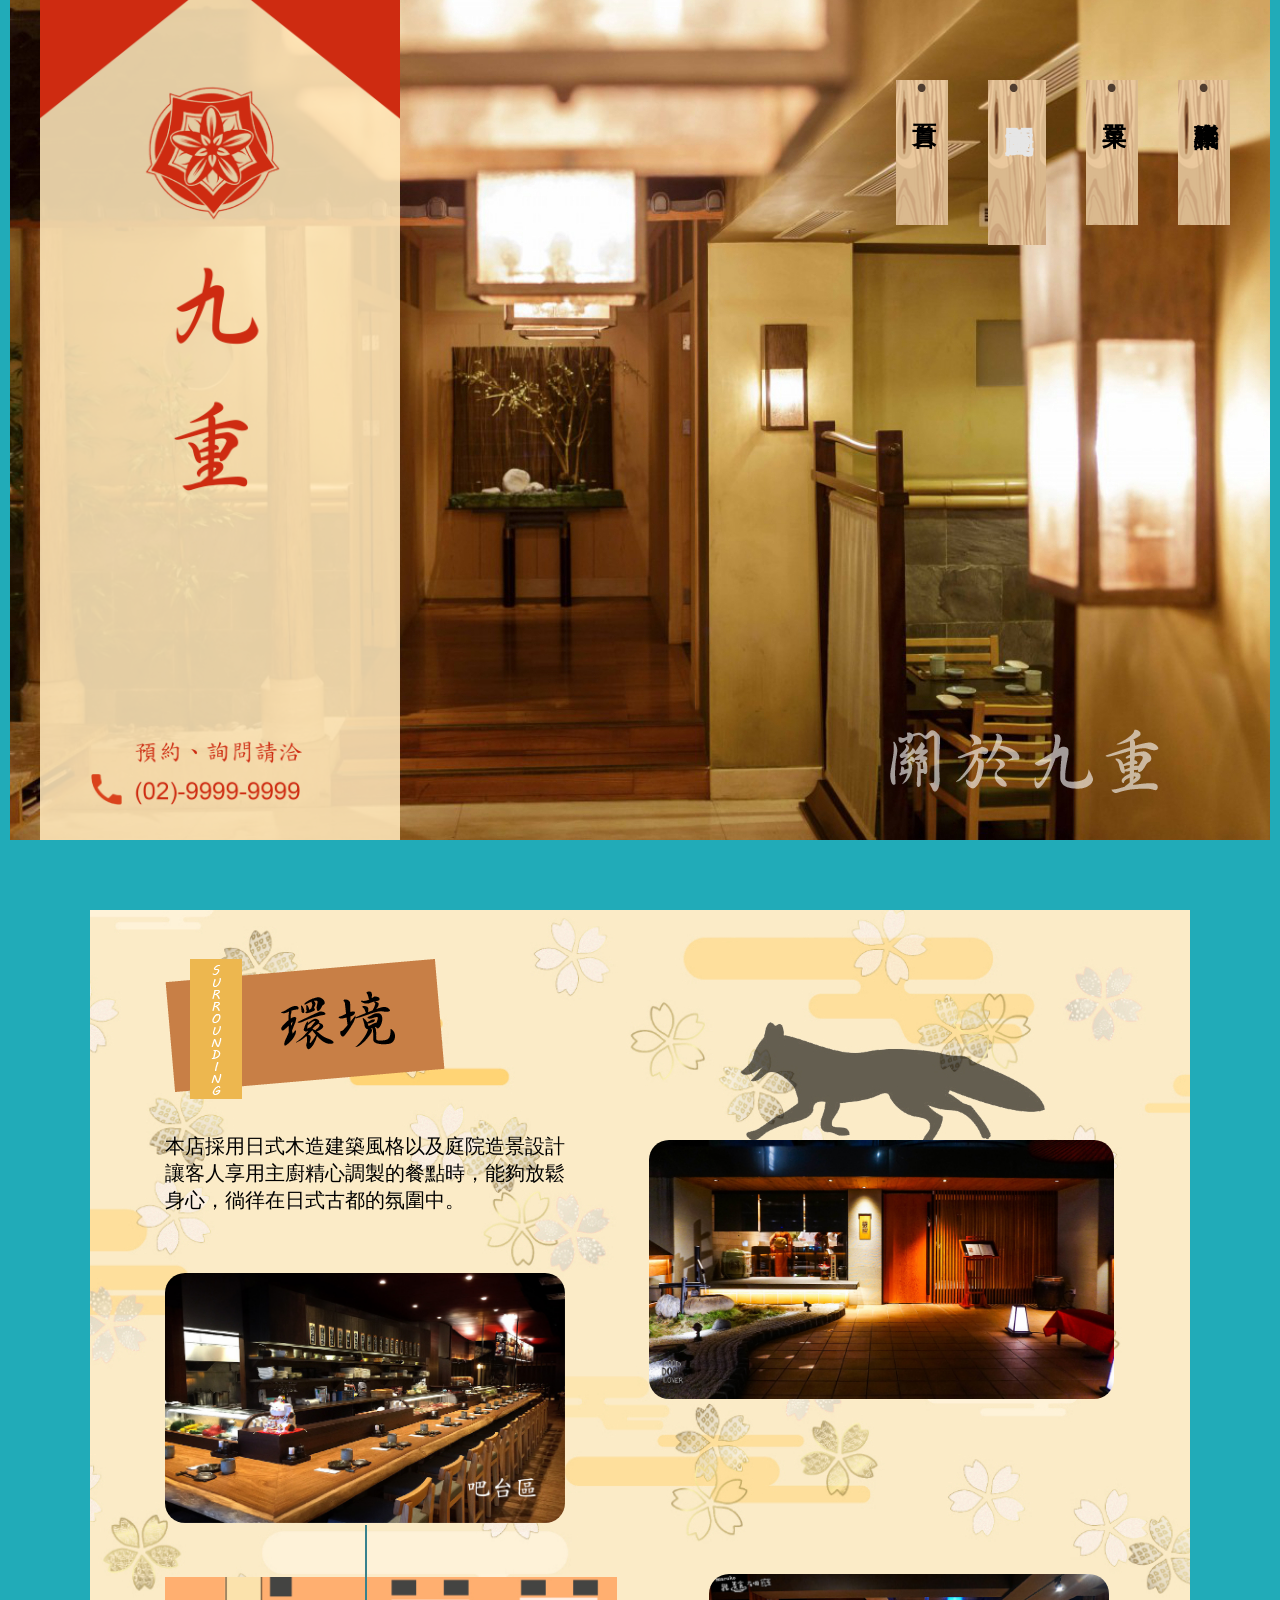
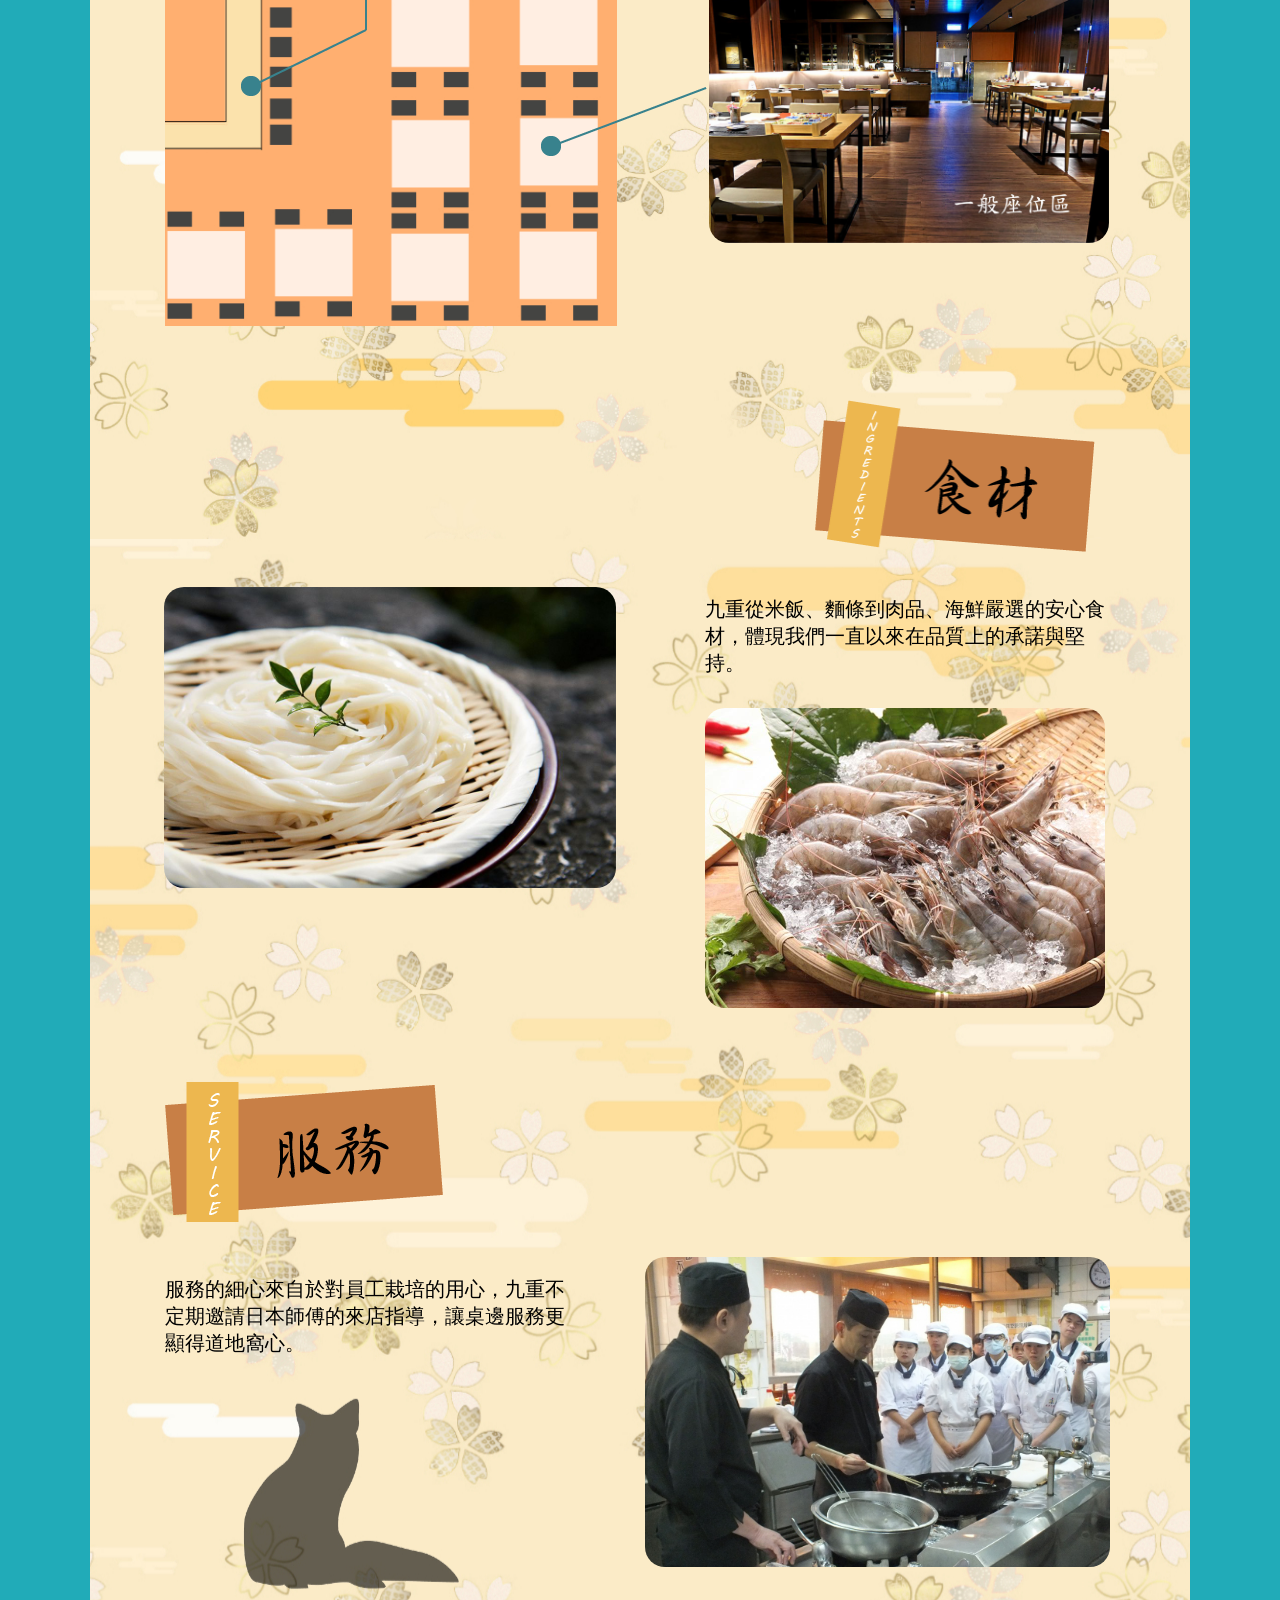
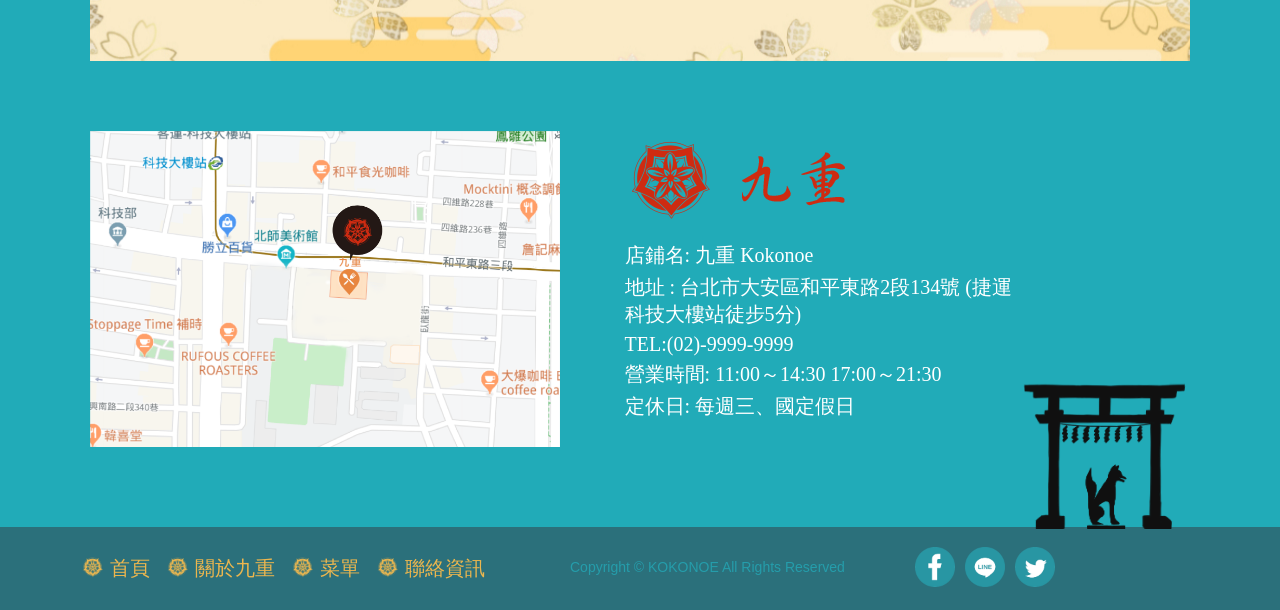
<file: about.html>
<!DOCTYPE html>
<html lang="en">
<head>
  <meta charset="UTF-8">
  <title>關於九重</title>
  <script src="https://code.jquery.com/jquery-3.4.1.min.js"></script>
  <script src="js/script.js"></script>
  <link rel="stylesheet" href="css/about.css">
  <link rel="stylesheet" href="css/same.css">
</head>
<body>
    <header>
      <div class="belt"></div>
      
    
      <div class="nav">
        <ul class="t-ul">
            <li class="t-li">
                <a href="index.html">
                  <p class="vertical">首頁</p>
                </a>
              </li>
            <li class="t-li active">
                <a href="about.html">
                  <p class="vertical">關於九重</p>
                </a>
              </li>
            <li class="t-li">
              <a href="menu-ramen.html">
                <p class="vertical">菜單</p>
              </a>
            </li>
            
            <li class="t-li">
              <a href="contact.html">
                <p class="vertical">聯絡資訊</p>
              </a>
            </li>
          </ul>
    </div>  
    
    </header>
    <main>
      <div class="section-1">
        <img src="img/wood7.png" alt="" class="s1-topic">
        <img src="img/餐廳外部.jpg" alt="" class="s1-img1">
        <p class="s1-p">本店採用日式木造建築風格以及庭院造景設計讓客人享用主廚精心調製的餐點時，能夠放鬆身心，徜徉在日式古都的氛圍中。       </p>
        <img src="img/餐廳內部.jpg" alt="" class="s1-img2">
        <img src="img/餐廳內部2.jpg" alt="" class="s1-img3">
        <img src="img/店內配置.jpg" alt="" class="s1-img4">
        <img src="img/point.png" alt="" class="point1">
        <img src="img/point2.png" alt="" class="point2">
      </div>
      <div class="section-2">
        <img src="img/wood8.png" alt="" class="s2-topic">
        <p class="s2-p">九重從米飯、麵條到肉品、海鮮嚴選的安心食材，體現我們一直以來在品質上的承諾與堅持。</p>
        <img src="img/食材1.jpg" alt="" class="s2-img1">
        <img src="img/食材2.jpg" alt="" class="s2-img2">

      </div>
      <div class="section-3">
        <img src="img/wood9.png" alt="" class="s3--topic">
        <p class="s3-p">服務的細心來自於對員工栽培的用心，九重不定期邀請日本師傅的來店指導，讓桌邊服務更顯得道地窩心。</p>
        <img src="img/指導.jpg" alt="" class="s3-img">
      </div>
    </main>
    <div class="b-container">
        <img src="img/map.png" alt="map" class="map">
      
        <div class="info">
            <img src="img/logo.png" alt="logo">
            <p> 店鋪名: 九重 Kokonoe </p>
            <p>地址 : 台北市大安區和平東路2段134號 (捷運科技大樓站徒步5分)</p>
            <p>TEL:(02)-9999-9999</p>
            <p>營業時間: 11:00～14:30  17:00～21:30 </p>
            <p>定休日: 每週三、國定假日</p>
        </div>
        <img src="img/torii.png" alt="torii" class="torii">
      </div>    
    <footer class="footer">
      <div class="footerbox">
          <ul class="b-ul">
              <div class="b-li-block">
                <li class="b-li">
                  <img src="img/logo_yellow.png" alt="" >
                    <a href="index.html">
                      <p >首頁</p>
                    </a>
                  </li></div>
                
                  <div class="b-li-block">
                      <li class="b-li">
                          <img src="img/logo_yellow.png" alt="" >
                          <a href="about.html">
                            <p >關於九重</p>
                          </a>
                        </li>
                  </div>
                  <div class="b-li-block">
                      <li class="b-li">
                          <img src="img/logo_yellow.png" alt="" >
                        <a href="menu-ramen.html">
                          <p >菜單</p>
                        </a>
                      </li>
                  </div>
                  <div class="b-li-block">
                      <li class="b-li">
                          <img src="img/logo_yellow.png" alt="" >
                          <a href="contact.html">
                            <p >聯絡資訊</p>
                          </a>
                        </li>
                  </div>
                  
              </ul>
          
            <p class="copyright">Copyright © KOKONOE All Rights Reserved</p>
            <div class="icon_section">
                <div class="icon-fb">
                    <img src="img/fb-1.png" alt="fb" class="fb1">
                    <img src="img/fb-2.png" alt="fb" class="fb2">
                </div>
                <div class="icon-line">
                    <img src="img/line-1.png" alt="line" class="line1">
                    <img src="img/line-2.png" alt="line" class="line2">
                </div> 
                <div class="icon-twitter">
                    <img src="img/twitter-1.png" alt="twitter" class="twitter1">
                    <img src="img/twitter-2.png" alt="twitter" class="twitter2">
                </div>
      </div>
        
              
      </footer>

   
</body>
</html>
</file>
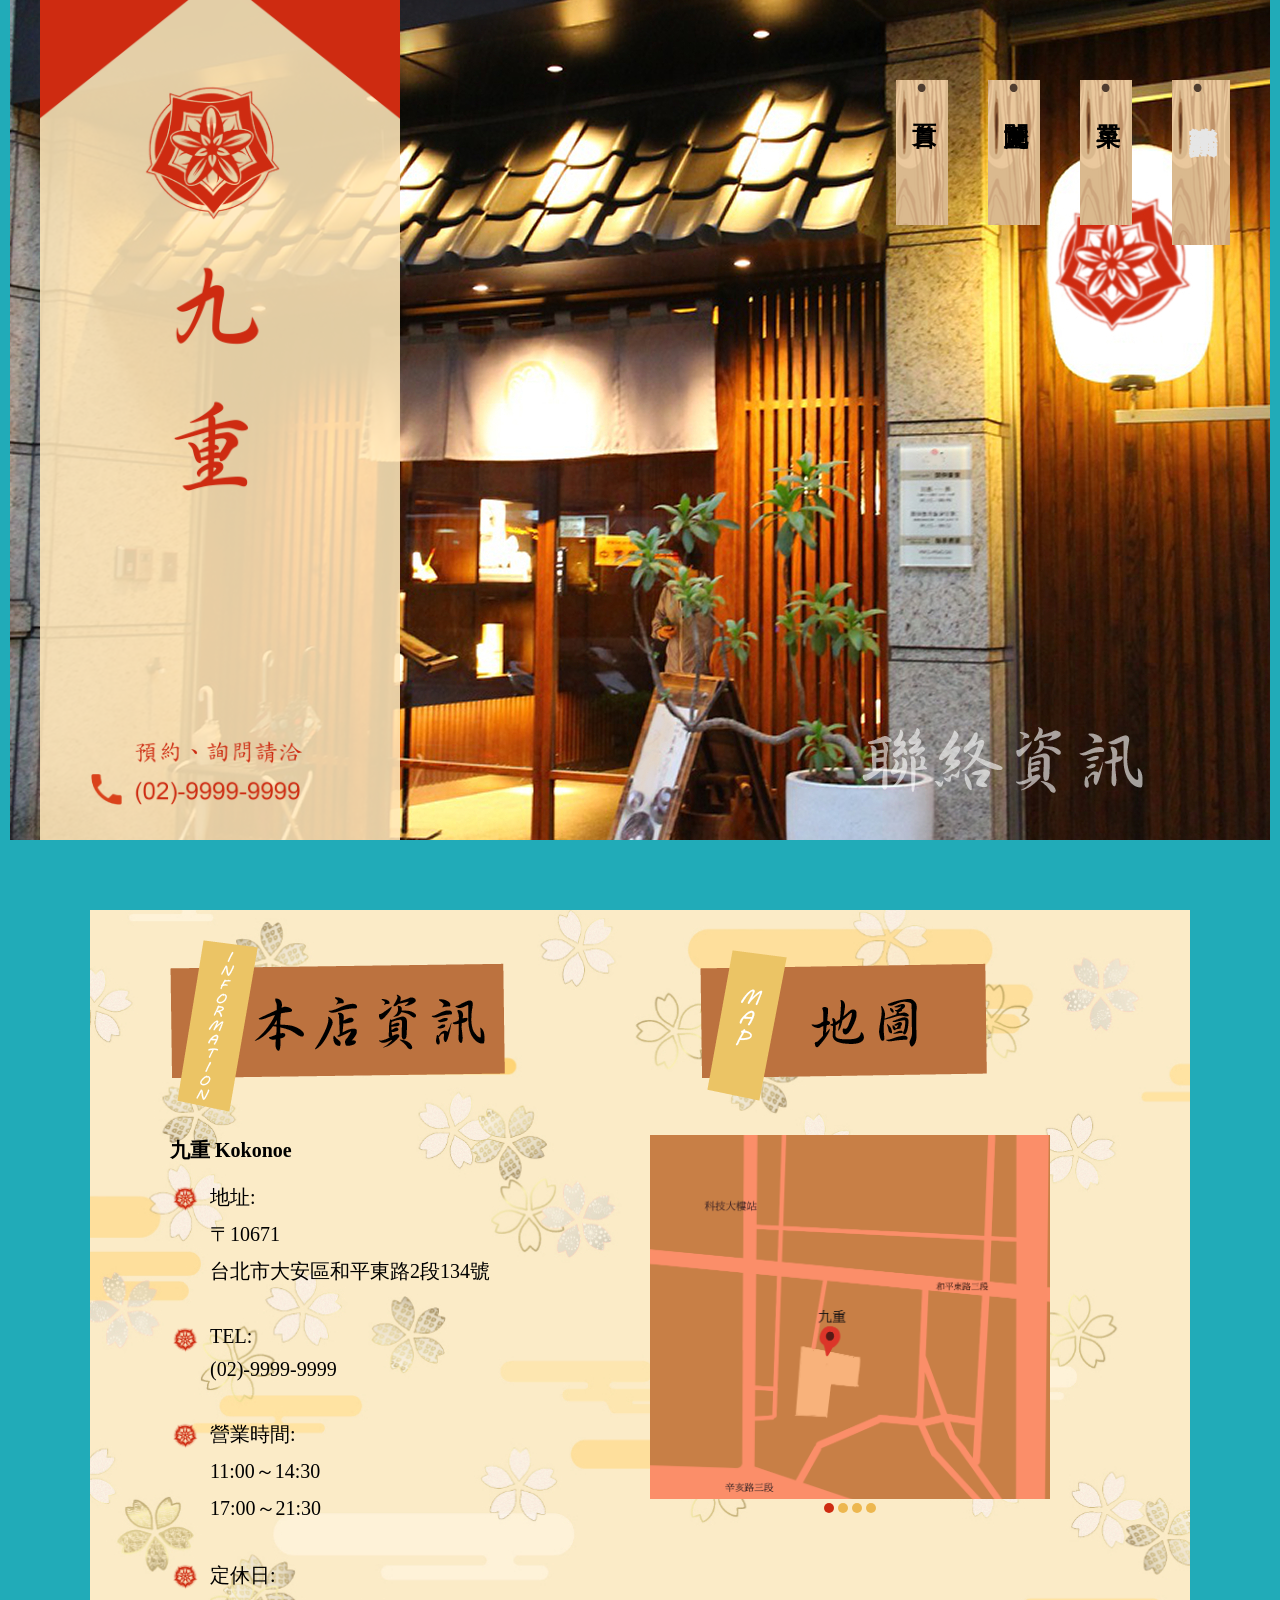
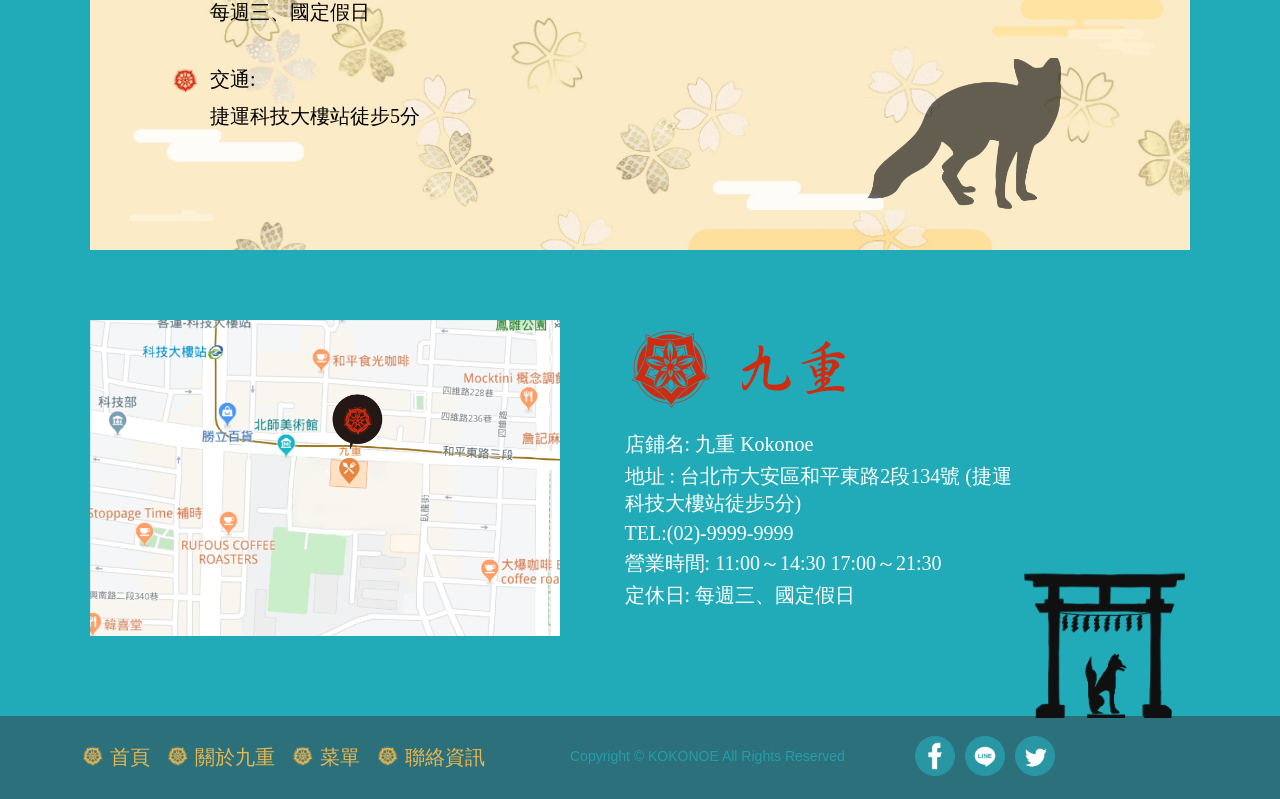
<file: contact.html>
<!DOCTYPE html>
<html lang="en">
<head>
  <meta charset="UTF-8">
  <title>聯絡資訊</title>
  <script src="https://code.jquery.com/jquery-3.4.1.min.js"></script>
  <script src="js/script.js"></script>
  <link rel="stylesheet" href="css/contact.css">
  <link rel="stylesheet" href="css/same.css">
</head>
<body>
  

  <header>
    <div class="belt"></div>
    
  
    <div class="nav">
      <ul class="t-ul">
          <li class="t-li">
              <a href="index.html">
                <p class="vertical">首頁</p>
              </a>
            </li>
          <li class="t-li">
              <a href="about.html">
                <p class="vertical">關於九重</p>
              </a>
            </li>
          <li class="t-li">
            <a href="menu-ramen.html">
              <p class="vertical">菜單</p>
            </a>
          </li>
          
          <li class="t-li active">
            <a href="contact.html">
              <p class="vertical">聯絡資訊</p>
            </a>
          </li>
        </ul>
    </div>  
  </header>
  <main>
    <div class="store_info">
      <img src="img/wood10.png" alt="">
      <p class="store_name">九重 Kokonoe </p>
      <div class="item">
        <div class="topic"> 
          <img src="img/logo_red.png" alt="">
          <p>地址:</p>
        </div>
        <p>〒10671</p>
        <p>台北市大安區和平東路2段134號 </p>
      </div>
      <div class="item">
          <div class="topic"> 
            <img src="img/logo_red.png" alt="">
            <p>TEL:</p>
          </div>
          <p>(02)-9999-9999</p>
      </div>
      <div class="item">
          
          <div class="topic"> 
            <img src="img/logo_red.png" alt="">
            <p>營業時間:</p>
          </div>
          <p>11:00～14:30</p>
          <p>17:00～21:30</p>
      </div>
      <div class="item">
         
            <div class="topic"> 
              <img src="img/logo_red.png" alt="">
              <p>定休日:</p>
            </div>
        <p>每週三、國定假日</p>
      </div>
      <div class="item">
          
          <div class="topic"> 
            <img src="img/logo_red.png" alt="">
            <p>交通:</p>
          </div>
            <p>捷運科技大樓站徒步5分</p>
      </div>   
  </div>
  <div class="store_map">
    <img src="img/wood11.png" alt="" class="store_map-img1">
    
    <div id="slider">
        <input checked="" type="radio" name="slider" id="slide1" selected="false">
        <input type="radio" name="slider" id="slide2" selected="false">
        <input type="radio" name="slider" id="slide3" selected="false">
        <input type="radio" name="slider" id="slide4" selected="false">
        <div id="slides">
          <div id="overflow">
            <div class="inner">
              <img src="img/餐廳地圖2.png" alt="" >
              <img src="img/餐廳地圖.png" alt="">
              <img src="img/餐廳地圖3.png" alt="" >
              <img src="img/餐廳地圖4.png" alt="" >
            </div>
          </div>
        </div>
        <label for="slide1"></label>
        <label for="slide2"></label>
        <label for="slide3"></label>
        <label for="slide4"></label>
      </div>
  </div>
  


  </main>
  <div class="b-container">
      <img src="img/map.png" alt="map" class="map">
    
      <div class="info">
          <img src="img/logo.png" alt="logo">
          <p> 店鋪名: 九重 Kokonoe </p>
          <p>地址 : 台北市大安區和平東路2段134號 (捷運科技大樓站徒步5分)</p>
          <p>TEL:(02)-9999-9999</p>
          <p>營業時間: 11:00～14:30  17:00～21:30 </p>
          <p>定休日: 每週三、國定假日</p>
      </div>
      <img src="img/torii.png" alt="torii" class="torii">
    </div>    
  <footer class="footer">
      <div class="footerbox">
      <ul class="b-ul">
        <div class="b-li-block">
          <li class="b-li">
            <img src="img/logo_yellow.png" alt="" >
              <a href="index.html">
                <p >首頁</p>
              </a>
            </li></div>
          
            <div class="b-li-block">
                <li class="b-li">
                    <img src="img/logo_yellow.png" alt="" >
                    <a href="about.html">
                      <p >關於九重</p>
                    </a>
                  </li>
            </div>
            <div class="b-li-block">
                <li class="b-li">
                    <img src="img/logo_yellow.png" alt="" >
                  <a href="menu-ramen.html">
                    <p >菜單</p>
                  </a>
                </li>
            </div>
            <div class="b-li-block">
                <li class="b-li">
                    <img src="img/logo_yellow.png" alt="" >
                    <a href="contact.html">
                      <p >聯絡資訊</p>
                    </a>
                  </li>
            </div>
        </ul>
    
      <p class="copyright">Copyright © KOKONOE All Rights Reserved</p>
      <div class="icon_section">
        <div class="icon-fb">
            <img src="img/fb-1.png" alt="fb" class="fb1">
            <img src="img/fb-2.png" alt="fb" class="fb2">
        </div>
        <div class="icon-line">
            <img src="img/line-1.png" alt="line" class="line1">
            <img src="img/line-2.png" alt="line" class="line2">
        </div> 
        <div class="icon-twitter">
            <img src="img/twitter-1.png" alt="twitter" class="twitter1">
            <img src="img/twitter-2.png" alt="twitter" class="twitter2">
        </div>
  
      </div>
    </div>
    </footer>
   
</body>
</html>
 
</body>
</html>
</file>
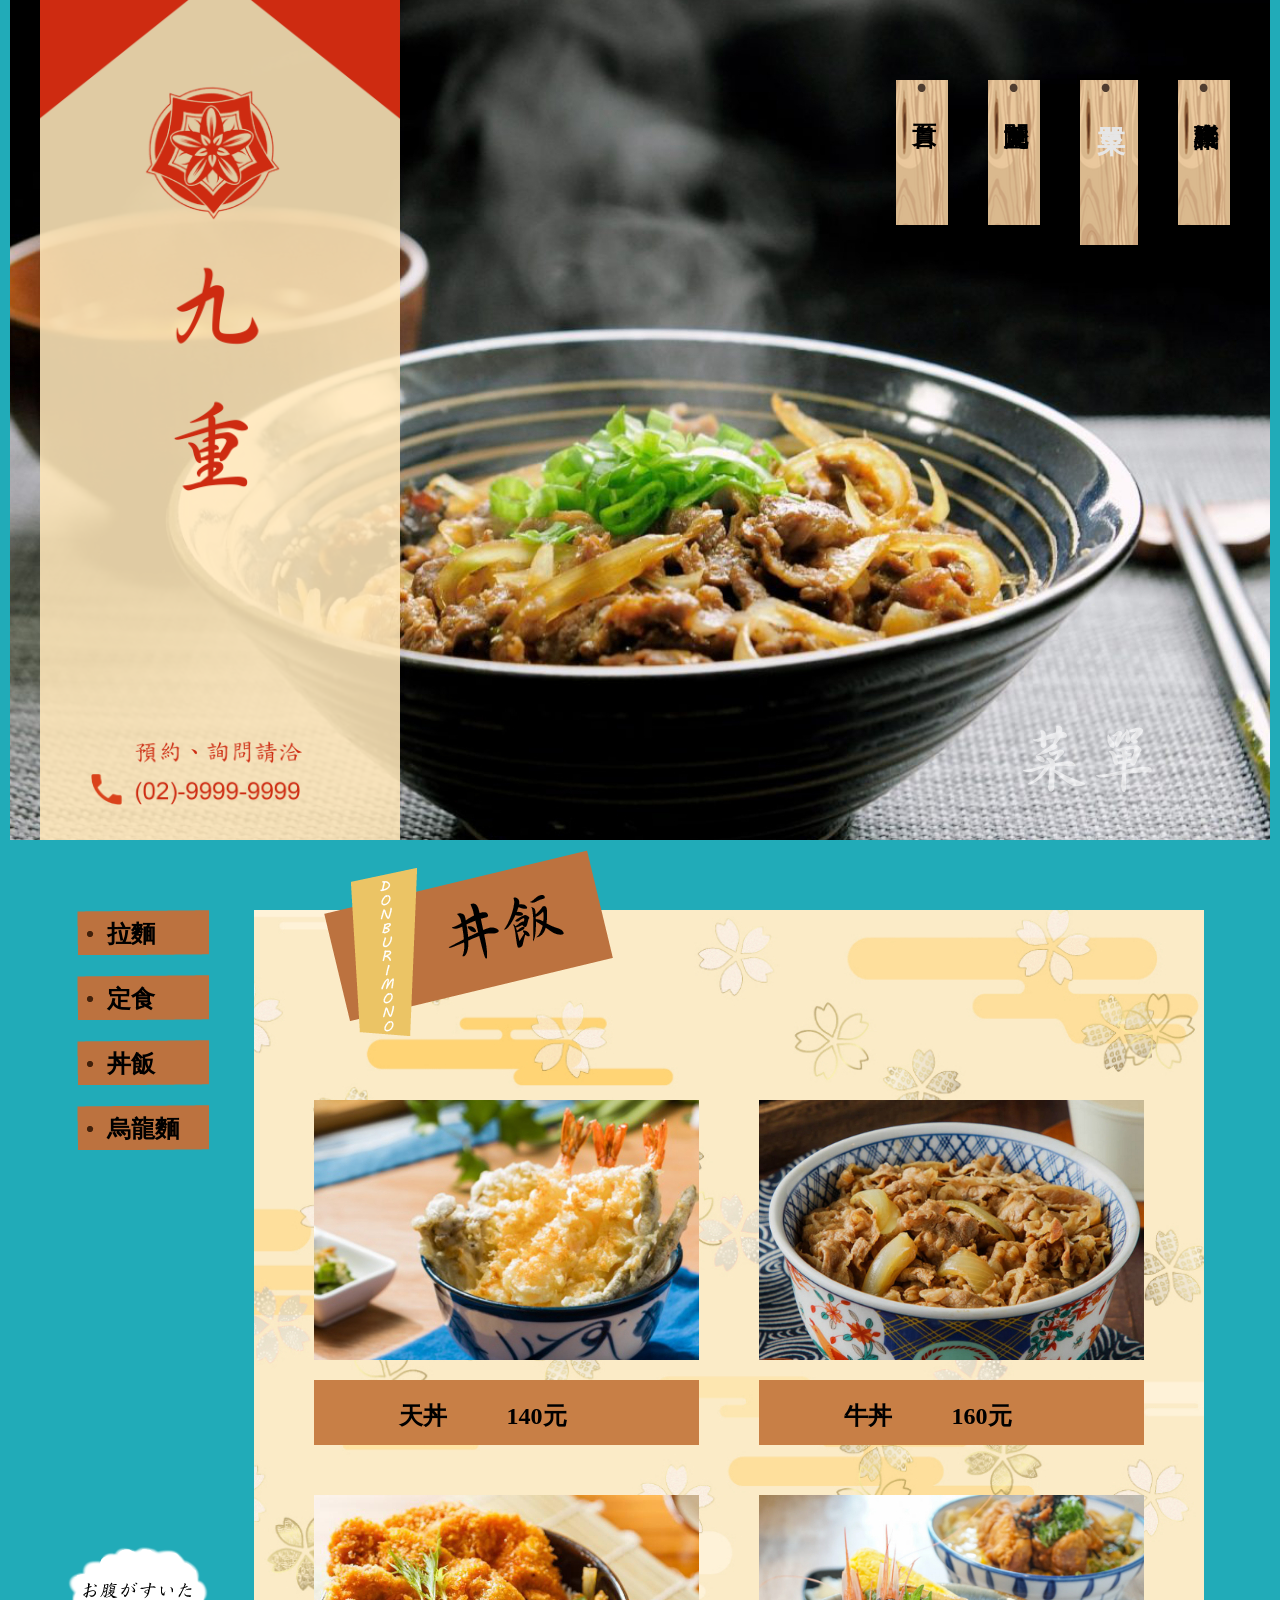
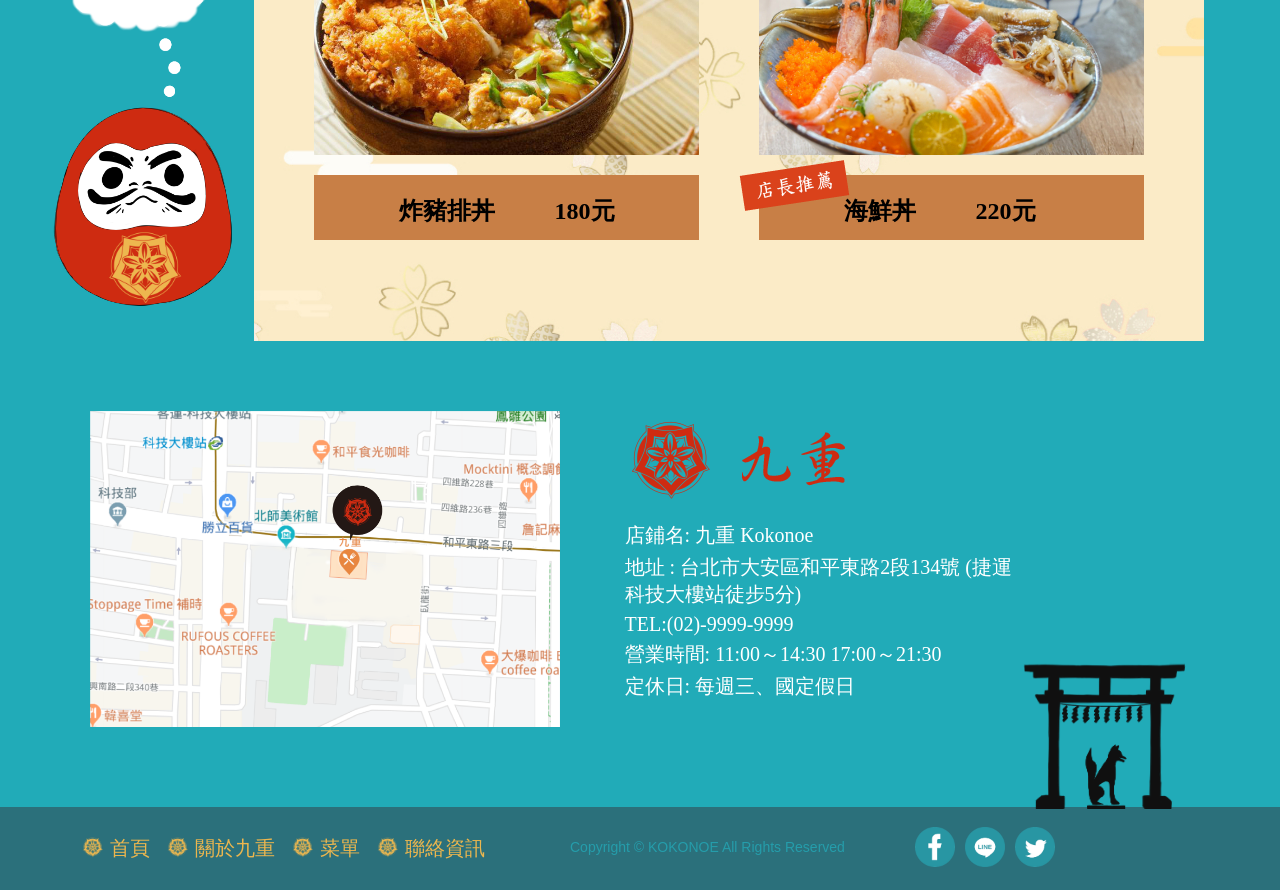
<file: menu-donburimono.html>
<!DOCTYPE html>
<html lang="en">
<head>
  <meta charset="UTF-8">
  <title>菜單-丼飯</title>
  <script src="https://code.jquery.com/jquery-3.4.1.min.js"></script>
  <script src="js/script.js"></script>
  <link rel="stylesheet" href="css/menu.css">
  <link rel="stylesheet" href="css/same.css">
</head>
<body>
  

    
  <header class="header3">
    <div class="belt"></div>
    
  
    <div class="nav">
      <ul class="t-ul">
          <li class="t-li">
              <a href="index.html">
                <p class="vertical">首頁</p>
              </a>
            </li>
          <li class="t-li">
              <a href="about.html">
                <p class="vertical">關於九重</p>
              </a>
            </li>
          <li class="t-li active">
            <a href="menu-ramen.html">
              <p class="vertical">菜單</p>
            </a>
          </li>
          
          <li class="t-li">
            <a href="contact.html">
              <p class="vertical">聯絡資訊</p>
            </a>
          </li>
        </ul>
  </div>  
  
  </header>
  <main class="main">
    <div class="side-nav">
      <ul class="s-ul">
        <li class="s-li">
          <a href="menu-ramen.html">
            <p>拉麵</p>
          </a>
        </li>
        <li class="s-li">
          <a href="menu-teishoku.html">
             <p>定食</p>
          </a>
       </li>
        <li class="s-li">
          <a href="menu-donburimono.html">
              <p>丼飯</p>
          </a>
       </li>
        <li class="s-li">
          <a href="menu-udon.html">
              <p>烏龍麵</p>
          </a>
        </li>
      </ul>
    </div>
    <div class="t-container">
        <img src="img/wood5.png" alt="" class="kind">
        <div class="menu_section">
            <div class="food-container">
                <img src="img/天丼.jpg" alt="天丼" class="food-img">
                <div class="food-info">
                    <p >天丼</p> 
                    <p >140元</p>
                </div>
                
            </div>
            <div class="food-container">
                <img src="img/牛丼.jpg" alt="牛丼" class="food-img">
                <div class="food-info">
                    <p >牛丼</p> 
                    <p >160元</p>
                </div>
                
            </div>
        </div>
        <div class="menu_section">
            <div class="food-container">
                <img src="img/炸豬排丼.jpg" alt="炸豬排丼" class="food-img">
                <div class="food-info">
                    <p >炸豬排丼</p> 
                    <p >180元</p>
                </div>
                
            </div>
            <div class="food-container">
                <img src="img/海鮮丼.jpg" alt="海鮮丼" class="food-img">
                <div class="food-info">
                    <p >海鮮丼</p> 
                    <p >220元</p>
                </div>
                <img src="img/tag3.png" alt="" class="tag">
            </div>
        </div>
    </div>
    <div class="s-img-block">
      <img src="img/不倒翁2.png" alt="" class="s-img">
      <img src="img/不倒翁3.png" alt="" class="s-img2">
    </div>
  </main> 
  
  <div class="b-container">
      <img src="img/map.png" alt="map" class="map">
    
      <div class="info">
          <img src="img/logo.png" alt="logo">
          <p> 店鋪名: 九重 Kokonoe </p>
          <p>地址 : 台北市大安區和平東路2段134號 (捷運科技大樓站徒步5分)</p>
          <p>TEL:(02)-9999-9999</p>
          <p>營業時間: 11:00～14:30  17:00～21:30 </p>
          <p>定休日: 每週三、國定假日</p>
      </div>
      <img src="img/torii.png" alt="torii" class="torii">
    </div>    
  <footer class="footer">
      <div class="footerbox">
      <ul class="b-ul">
        <div class="b-li-block">
          <li class="b-li">
            <img src="img/logo_yellow.png" alt="" >
              <a href="index.html">
                <p >首頁</p>
              </a>
            </li></div>
          
            <div class="b-li-block">
                <li class="b-li">
                    <img src="img/logo_yellow.png" alt="" >
                    <a href="about.html">
                      <p >關於九重</p>
                    </a>
                  </li>
            </div>
            <div class="b-li-block">
                <li class="b-li">
                    <img src="img/logo_yellow.png" alt="" >
                  <a href="menu-ramen.html">
                    <p >菜單</p>
                  </a>
                </li>
            </div>
            <div class="b-li-block">
                <li class="b-li">
                    <img src="img/logo_yellow.png" alt="" >
                    <a href="contact.html">
                      <p >聯絡資訊</p>
                    </a>
                  </li>
            </div>
        </ul>
    
      <p class="copyright">Copyright © KOKONOE All Rights Reserved</p>
      <div class="icon_section">
          <div class="icon-fb">
              <img src="img/fb-1.png" alt="fb" class="fb1">
              <img src="img/fb-2.png" alt="fb" class="fb2">
          </div>
          <div class="icon-line">
              <img src="img/line-1.png" alt="line" class="line1">
              <img src="img/line-2.png" alt="line" class="line2">
          </div> 
          <div class="icon-twitter">
              <img src="img/twitter-1.png" alt="twitter" class="twitter1">
              <img src="img/twitter-2.png" alt="twitter" class="twitter2">
          </div>
        </div>     
    </footer>

</body>
</html>
</file>
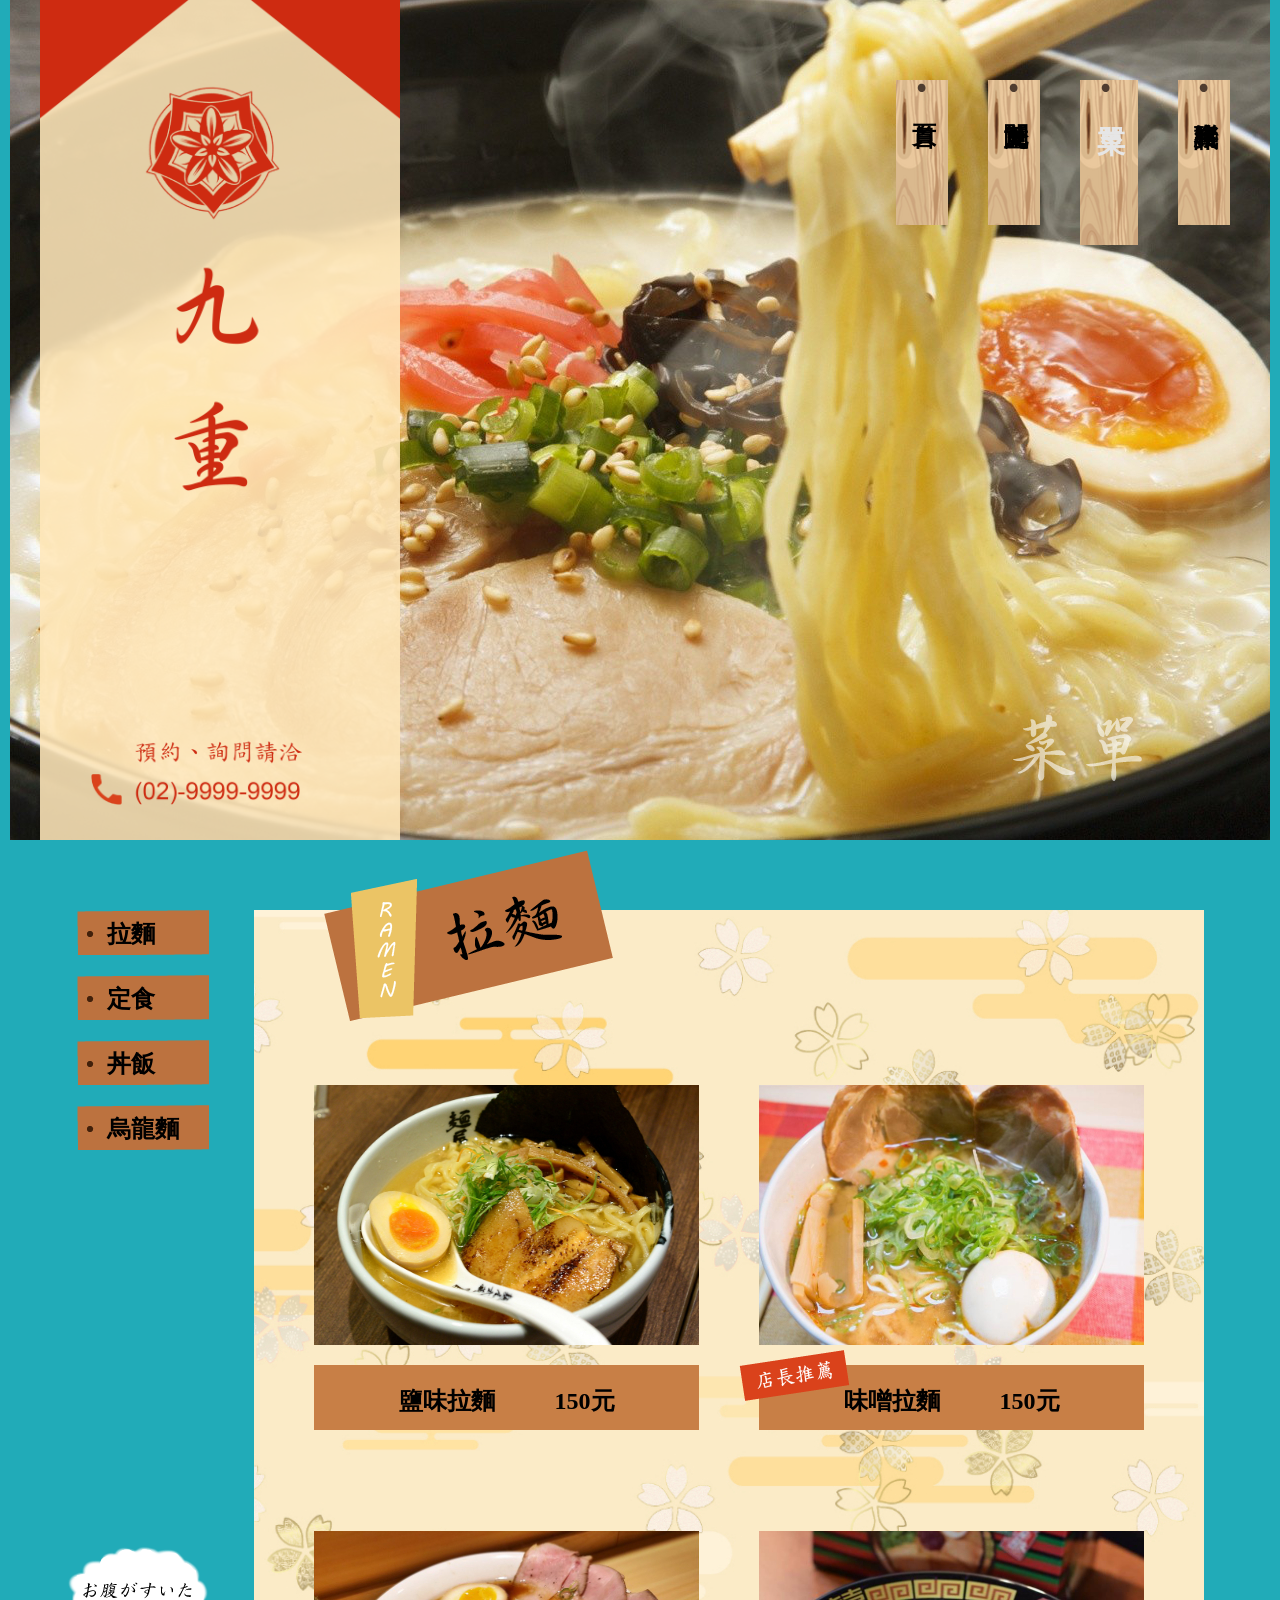
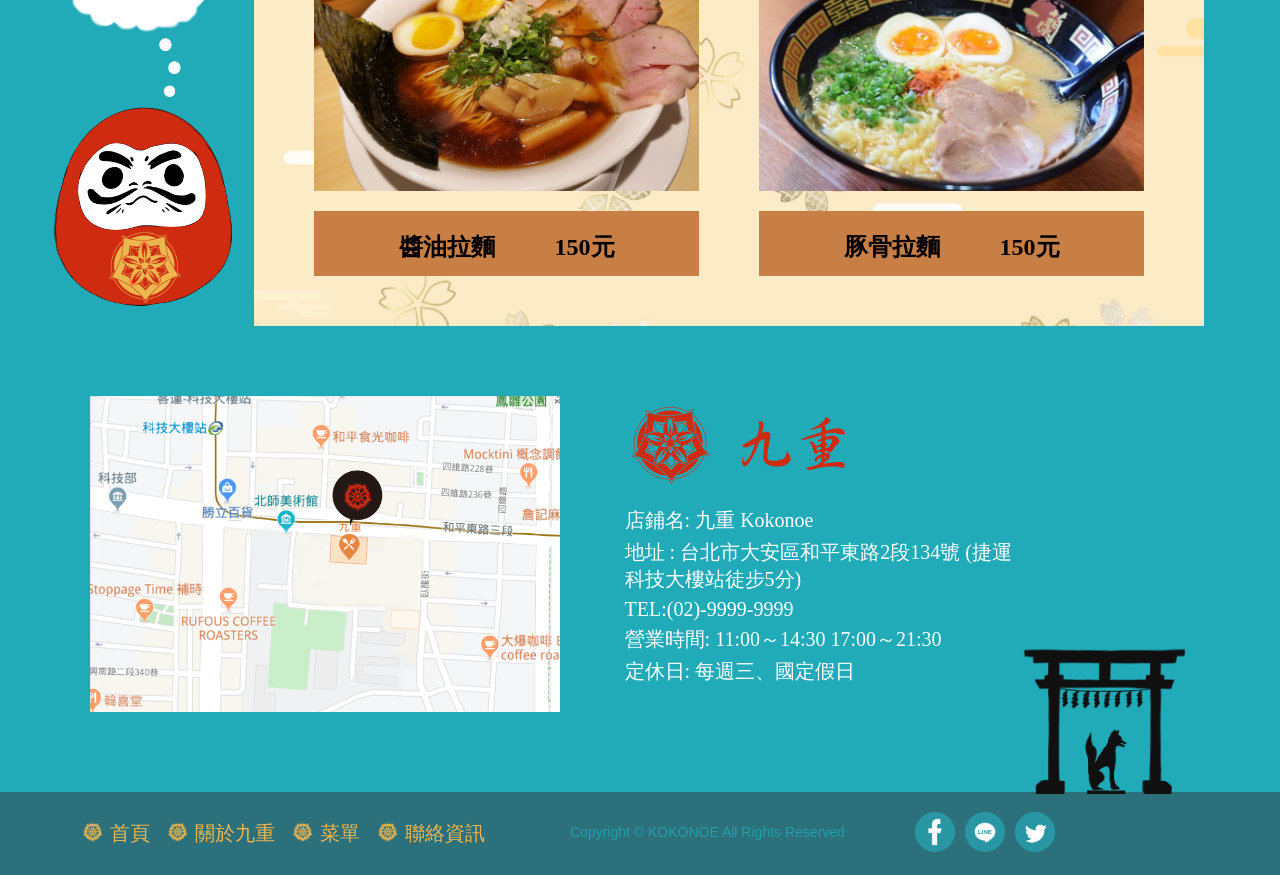
<file: menu-ramen.html>
<!DOCTYPE html>
<html lang="en">
<head>
  <meta charset="UTF-8">
  <title>菜單-拉麵</title>
  <script src="https://code.jquery.com/jquery-3.4.1.min.js"></script>
  <script src="js/script.js"></script>
  <link rel="stylesheet" href="css/menu.css">
  <link rel="stylesheet" href="css/same.css">
</head>
<body>
  

    
  <header class="header1">
    <div class="belt"></div>
    
  
    <div class="nav">
      <ul class="t-ul">
          <li class="t-li">
              <a href="index.html">
                <p class="vertical">首頁</p>
              </a>
            </li>
          <li class="t-li">
              <a href="about.html">
                <p class="vertical">關於九重</p>
              </a>
            </li>
          <li class="t-li active">
            <a href="menu-ramen.html">
              <p class="vertical">菜單</p>
            </a>
          </li>
          
          <li class="t-li">
            <a href="contact.html">
              <p class="vertical">聯絡資訊</p>
            </a>
          </li>
        </ul>
        
  </div>  
  </header>
  <main class="main">
    
        <div class="side-nav">
            <ul class="s-ul">
              <li class="s-li">
                <a href="menu-ramen.html">
                  <p>拉麵</p>
                </a>
              </li>
              <li class="s-li">
                <a href="menu-teishoku.html">
                   <p>定食</p>
                </a>
             </li>
              <li class="s-li">
                <a href="menu-donburimono.html">
                    <p>丼飯</p>
                </a>
             </li>
              <li class="s-li">
                <a href="menu-udon.html">
                    <p>烏龍麵</p>
                </a>
              </li>
            </ul>
            
          </div>
          
          <div class="t-container">
            
              <img src="img/wood3.png" alt="" class="kind">
              <div class="menu_section">
                  <div class="food-container">
                     
                      <img src="img/鹽味拉麵.jpg" alt="鹽味拉麵" class="food-img">
                      <div class="food-info">
                          <p >鹽味拉麵</p> 
                          <p >150元</p>
                      </div>
                      
                  </div>
                  <div class="food-container">
                      
                      <img src="img/味噌拉麵.jpg" alt="味噌拉麵" class="food-img">
                      <div class="food-info">
                          <p >味噌拉麵</p> 
                          <p >150元</p>
                      </div>
                      <img src="img/tag3.png" alt="" class="tag">
                      
                  </div>
              </div>
              <div class="menu_section">
                  <div class="food-container">
                      
                      <img src="img/醬油拉麵.jpg" alt="醬油拉麵" class="food-img">
                      <div class="food-info">
                          <p >醬油拉麵</p> 
                          <p >150元</p>
                      </div>
                      
                  </div>
                  <div class="food-container">
                      <img src="img/豚骨拉麵.jpg" alt="豚骨拉麵" class="food-img">
                      <div class="food-info">
                          <p >豚骨拉麵</p> 
                          <p >150元</p>
                      </div>
                      
                  </div>
              </div>
              
          </div>
          <div class="s-img-block">
            <img src="img/不倒翁2.png" alt="" class="s-img">
            <img src="img/不倒翁3.png" alt="" class="s-img2">
          </div>
          
    
    
  </main> 
  
  <div class="b-container">
      <img src="img/map.png" alt="map" class="map">
    
      <div class="info">
          <img src="img/logo.png" alt="logo">
          <p> 店鋪名: 九重 Kokonoe </p>
          <p>地址 : 台北市大安區和平東路2段134號 (捷運科技大樓站徒步5分)</p>
          <p>TEL:(02)-9999-9999</p>
          <p>營業時間: 11:00～14:30  17:00～21:30 </p>
          <p>定休日: 每週三、國定假日</p>
      </div>
      <img src="img/torii.png" alt="torii" class="torii">
    </div>    
  <footer class="footer">
      <div class="footerbox">
      <ul class="b-ul">
        <div class="b-li-block">
          <li class="b-li">
            <img src="img/logo_yellow.png" alt="" >
              <a href="index.html">
                <p >首頁</p>
              </a>
            </li></div>
          
            <div class="b-li-block">
                <li class="b-li">
                    <img src="img/logo_yellow.png" alt="" >
                    <a href="about.html">
                      <p >關於九重</p>
                    </a>
                  </li>
            </div>
            <div class="b-li-block">
                <li class="b-li">
                    <img src="img/logo_yellow.png" alt="" >
                  <a href="menu-ramen.html">
                    <p >菜單</p>
                  </a>
                </li>
            </div>
            <div class="b-li-block">
                <li class="b-li">
                    <img src="img/logo_yellow.png" alt="" >
                    <a href="contact.html">
                      <p >聯絡資訊</p>
                    </a>
                  </li>
            </div>
        </ul>
    
      <p class="copyright">Copyright © KOKONOE All Rights Reserved</p>
      <div class="icon_section">
          <div class="icon-fb">
              <img src="img/fb-1.png" alt="fb" class="fb1">
              <img src="img/fb-2.png" alt="fb" class="fb2">
          </div>
          <div class="icon-line">
              <img src="img/line-1.png" alt="line" class="line1">
              <img src="img/line-2.png" alt="line" class="line2">
          </div> 
          <div class="icon-twitter">
              <img src="img/twitter-1.png" alt="twitter" class="twitter1">
              <img src="img/twitter-2.png" alt="twitter" class="twitter2">
          </div>
            
        </div>
      </div>
    </footer>

</body>
</html>
</file>
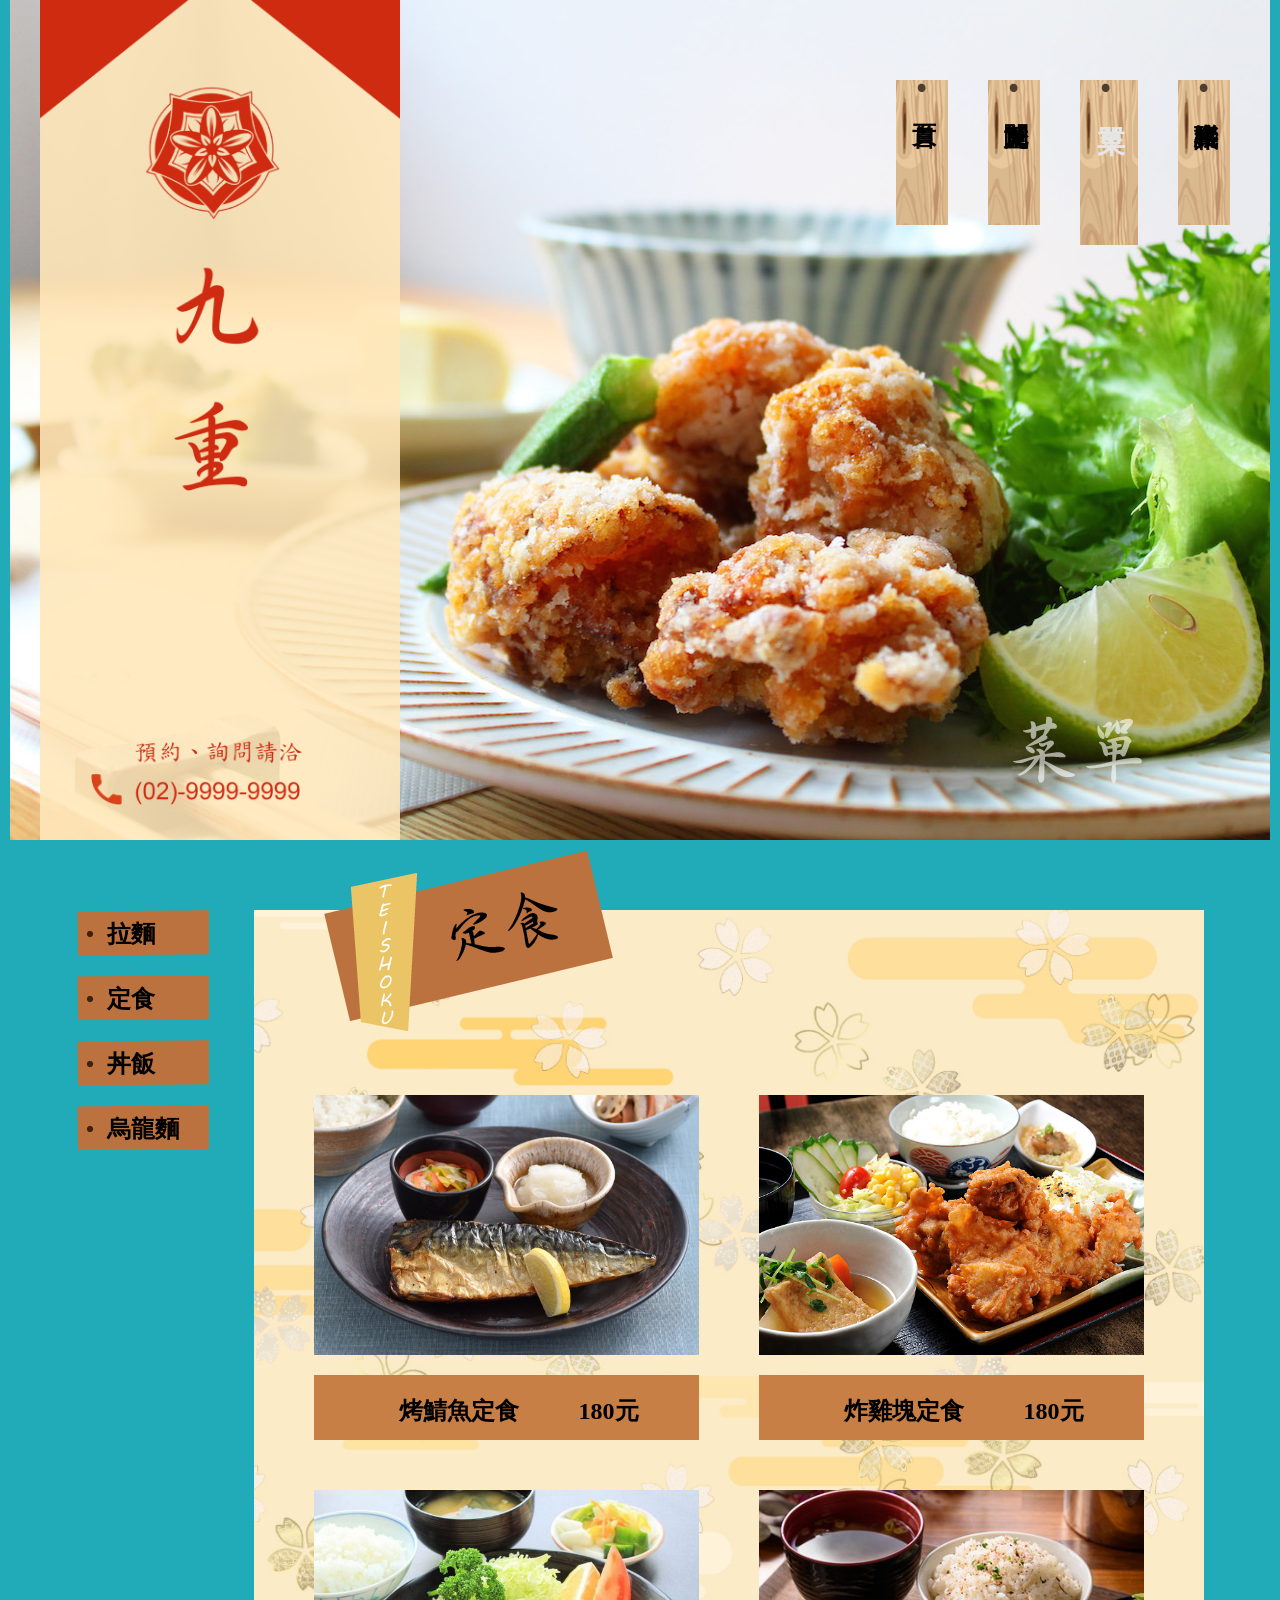
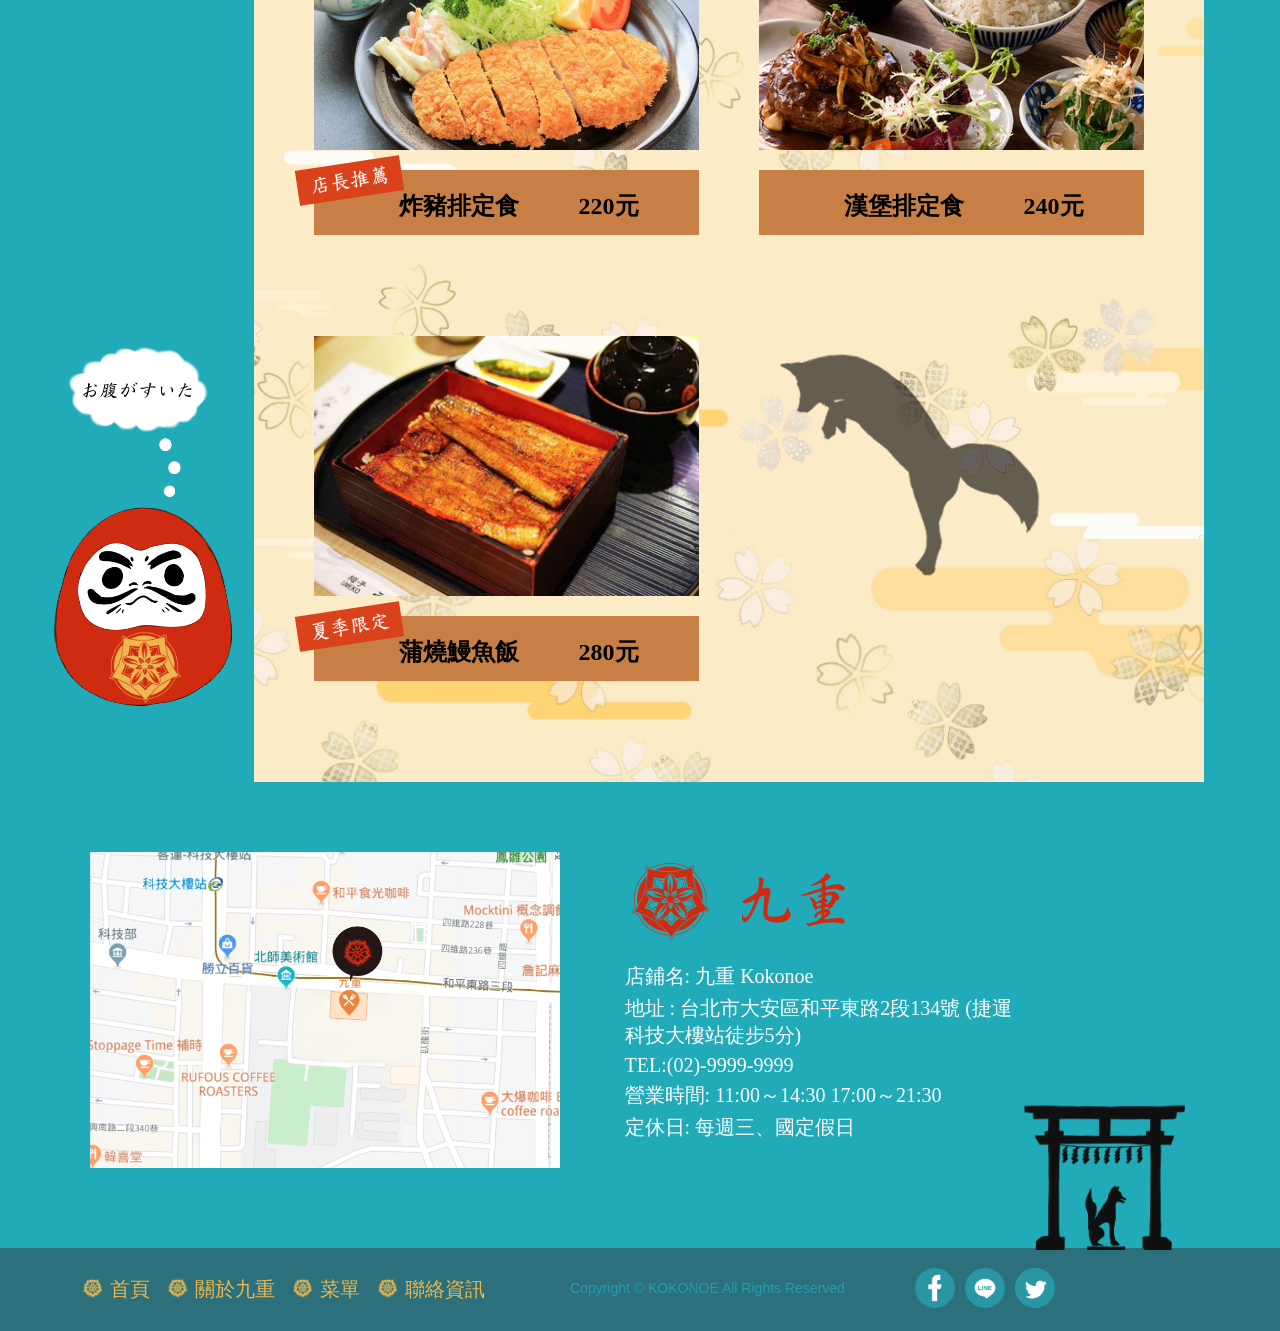
<file: menu-teishoku.html>
<!DOCTYPE html>
<html lang="en">
<head>
  <meta charset="UTF-8">
  <title>菜單-定食</title>
  <script src="https://code.jquery.com/jquery-3.4.1.min.js"></script>
  <script src="js/script.js"></script>
  <link rel="stylesheet" href="css/menu.css">
  <link rel="stylesheet" href="css/same.css">
</head>
<body>
  

    
  <header class="header2">
    <div class="belt"></div>
    
  
    <div class="nav">
      <ul class="t-ul">
          <li class="t-li">
              <a href="index.html">
                <p class="vertical">首頁</p>
              </a>
            </li>
          <li class="t-li">
              <a href="about.html">
                <p class="vertical">關於九重</p>
              </a>
            </li>
          <li class="t-li active">
            <a href="menu-ramen.html">
              <p class="vertical">菜單</p>
            </a>
          </li>
          
          <li class="t-li">
            <a href="contact.html">
              <p class="vertical">聯絡資訊</p>
            </a>
          </li>
        </ul>
  </div> 
   
  </header>
  <main class="main">
     <div class="side-nav">
      <ul class="s-ul">
        <li class="s-li">
          <a href="menu-ramen.html">
            <p>拉麵</p>
          </a>
        </li>
        <li class="s-li">
          <a href="menu-teishoku.html">
             <p>定食</p>
          </a>
       </li>
        <li class="s-li">
          <a href="menu-donburimono.html">
              <p>丼飯</p>
          </a>
       </li>
        <li class="s-li">
          <a href="menu-udon.html">
              <p>烏龍麵</p>
          </a>
        </li>
      </ul>
    </div>
    <div class="t-container2">
        <img src="img/wood4.png" alt="" class="kind">
        <div class="menu_section">
            <div class="food-container">
                <img src="img/鯖魚定食.jpg" alt="鯖魚定食" class="food-img">
                <div class="food-info">
                    <p >烤鯖魚定食</p> 
                    <p >180元</p>
                </div>
                
            </div>
            <div class="food-container">
                <img src="img/炸雞塊定食.jpg" alt="炸雞塊定食" class="food-img">
                <div class="food-info">
                    <p >炸雞塊定食</p> 
                    <p >180元</p>
                </div>
                
            </div>
        </div>
        <div class="menu_section">
            <div class="food-container">
                <img src="img/炸豬排定食.jpg" alt="炸豬排定食" class="food-img">
                <div class="food-info">
                    <p >炸豬排定食</p> 
                    <p >220元</p>
                </div>
                <img src="img/tag3.png" alt="" class="tag">
            </div>
            <div class="food-container">
                <img src="img/漢堡排定食.jpg" alt="漢堡排定食" class="food-img">
                <div class="food-info">
                    <p >漢堡排定食</p> 
                    <p >240元</p>
                </div>
                
            </div>
        </div>
        <div class="menu_section">
                <div class="food-container">
                    <img src="img/鰻魚飯.jpg" alt="鰻魚飯" class="food-img">
                    <div class="food-info">
                        <p >蒲燒鰻魚飯</p> 
                        <p >280元</p>
                    </div>
                    <img src="img/tag1.png" alt="" class="tag">
                </div>
                
                    
                </div>
            </div>
    </div>
    <div class="s-img-block-2">
      <img src="img/不倒翁2.png" alt="" class="s-img">
      <img src="img/不倒翁3.png" alt="" class="s-img2">
    </div>
  </main> 
  <div class="b-container">
      <img src="img/map.png" alt="map" class="map">
    
      <div class="info">
          <img src="img/logo.png" alt="logo">
          <p> 店鋪名: 九重 Kokonoe </p>
          <p>地址 : 台北市大安區和平東路2段134號 (捷運科技大樓站徒步5分)</p>
          <p>TEL:(02)-9999-9999</p>
          <p>營業時間: 11:00～14:30  17:00～21:30 </p>
          <p>定休日: 每週三、國定假日</p>
      </div>
      <img src="img/torii.png" alt="torii" class="torii">
    </div>    
  <footer class="footer">
      <div class="footerbox">
      <ul class="b-ul">
        <div class="b-li-block">
          <li class="b-li">
            <img src="img/logo_yellow.png" alt="" >
              <a href="index.html">
                <p >首頁</p>
              </a>
            </li></div>
          
            <div class="b-li-block">
                <li class="b-li">
                    <img src="img/logo_yellow.png" alt="" >
                    <a href="about.html">
                      <p >關於九重</p>
                    </a>
                  </li>
            </div>
            <div class="b-li-block">
                <li class="b-li">
                    <img src="img/logo_yellow.png" alt="" >
                  <a href="menu-ramen.html">
                    <p >菜單</p>
                  </a>
                </li>
            </div>
            <div class="b-li-block">
                <li class="b-li">
                    <img src="img/logo_yellow.png" alt="" >
                    <a href="contact.html">
                      <p >聯絡資訊</p>
                    </a>
                  </li>
            </div>
        </ul>
    
      <p class="copyright">Copyright © KOKONOE All Rights Reserved</p>
      <div class="icon_section">
          <div class="icon-fb">
              <img src="img/fb-1.png" alt="fb" class="fb1">
              <img src="img/fb-2.png" alt="fb" class="fb2">
          </div>
          <div class="icon-line">
              <img src="img/line-1.png" alt="line" class="line1">
              <img src="img/line-2.png" alt="line" class="line2">
          </div> 
          <div class="icon-twitter">
              <img src="img/twitter-1.png" alt="twitter" class="twitter1">
              <img src="img/twitter-2.png" alt="twitter" class="twitter2">
          </div>
            
        </div>
    </footer>

</body>
</html>
</file>
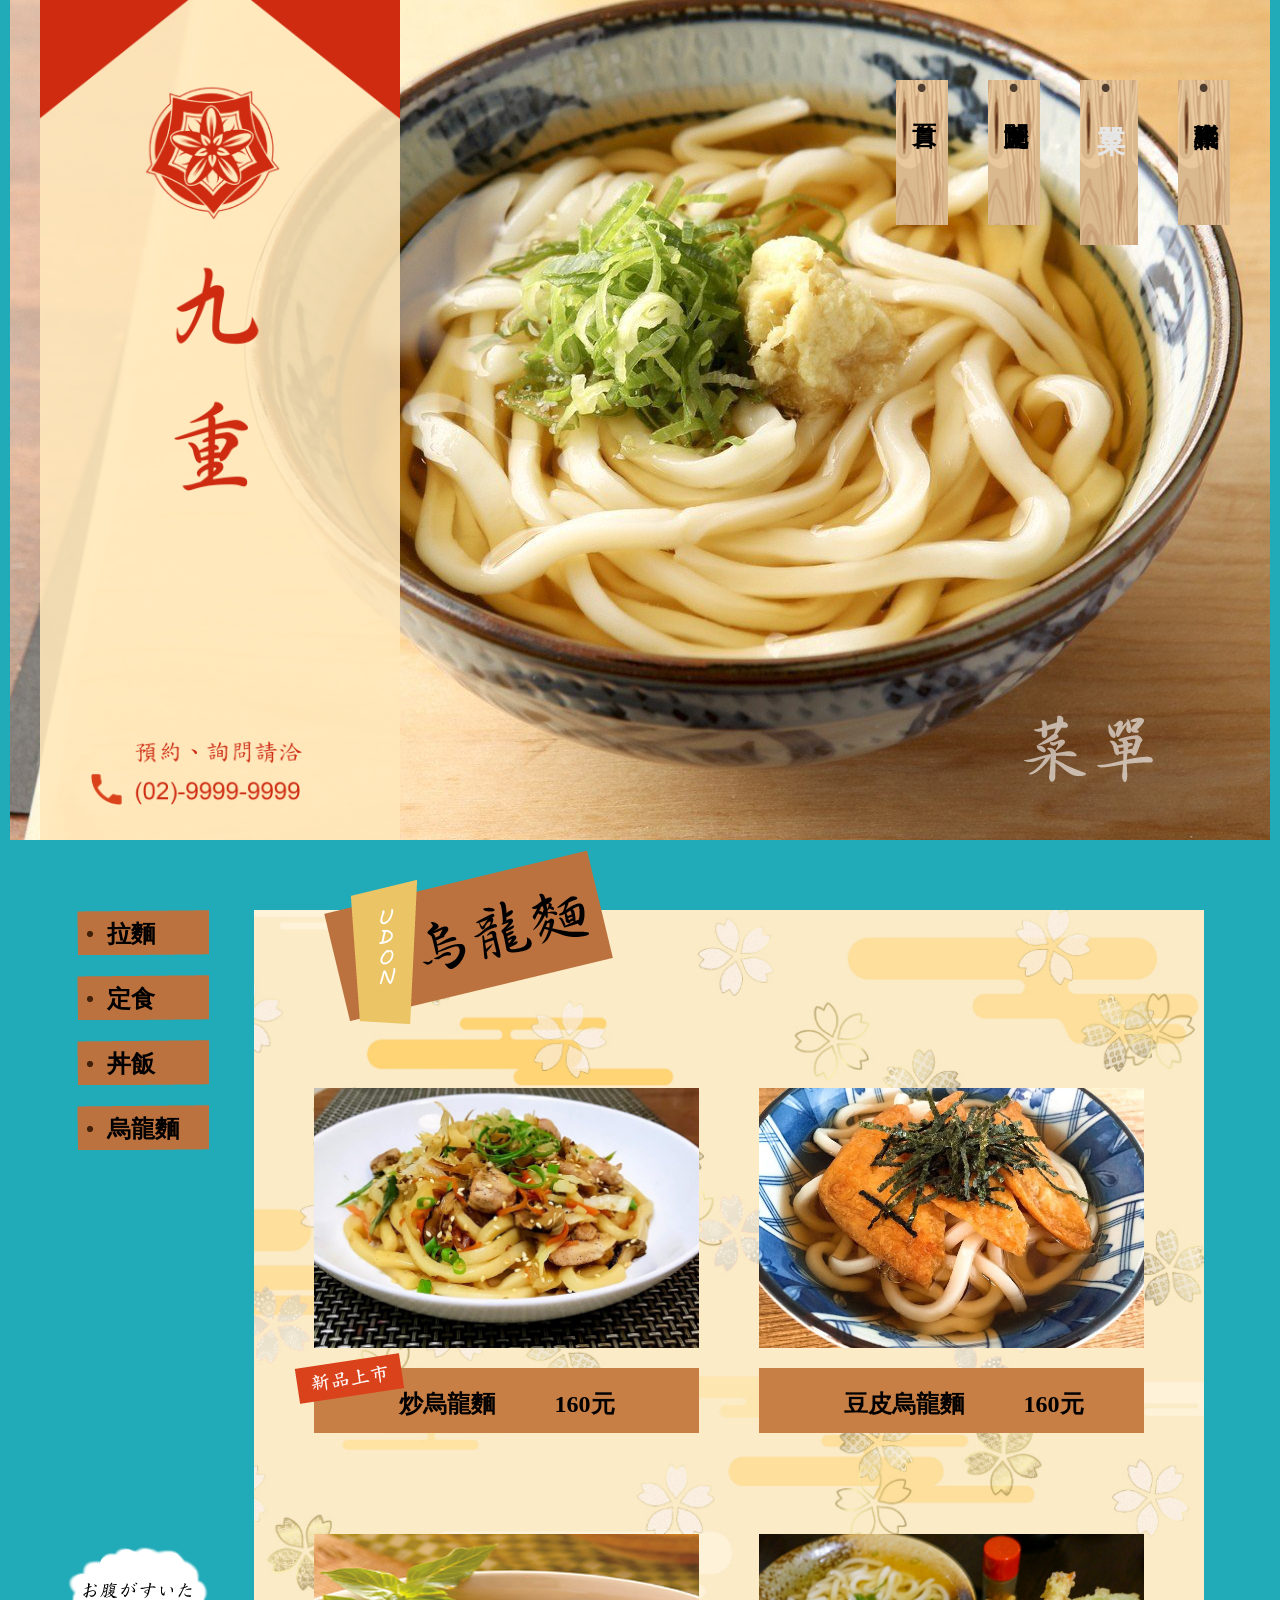
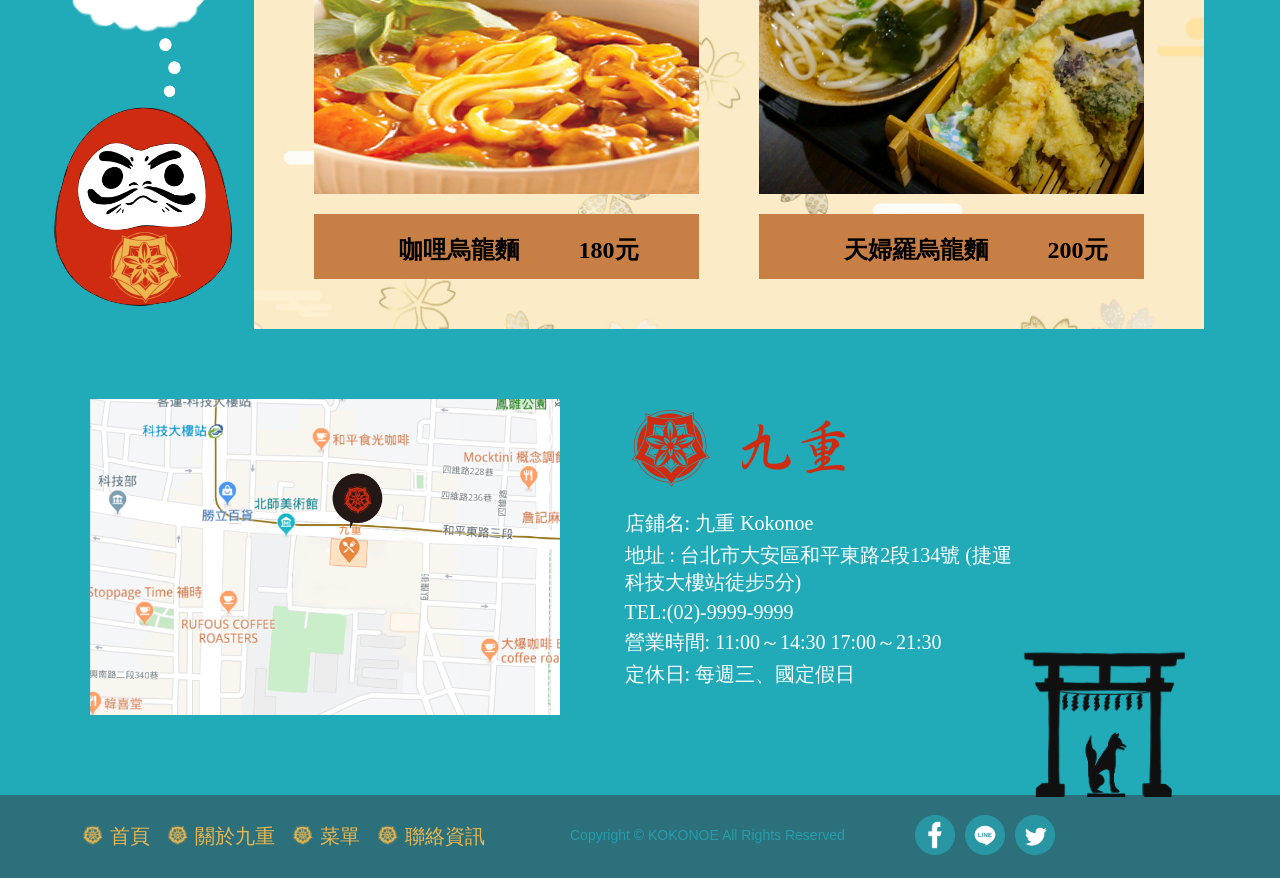
<file: menu-udon.html>
<!DOCTYPE html>
<html lang="en">
<head>
  <meta charset="UTF-8">
  <title>菜單-烏龍麵</title>
  <script src="https://code.jquery.com/jquery-3.4.1.min.js"></script>
  <script src="js/script.js"></script>
  <link rel="stylesheet" href="css/menu.css">
  <link rel="stylesheet" href="css/same.css">
</head>
<body>
  

    
  <header class="header4">
    <div class="belt"></div>
    
  
    <div class="nav">
      <ul class="t-ul">
          <li class="t-li">
              <a href="index.html">
                <p class="vertical">首頁</p>
              </a>
            </li>
          <li class="t-li">
              <a href="about.html">
                <p class="vertical">關於九重</p>
              </a>
            </li>
          <li class="t-li active">
            <a href="menu-ramen.html">
              <p class="vertical">菜單</p>
            </a>
          </li>
          
          <li class="t-li">
            <a href="contact.html">
              <p class="vertical">聯絡資訊</p>
            </a>
          </li>
        </ul>
  </div>  
  
  </header>
  <main class="main">
    <div class="side-nav">
      <ul class="s-ul">
        <li class="s-li">
          <a href="menu-ramen.html">
            <p>拉麵</p>
          </a>
        </li>
        <li class="s-li">
          <a href="menu-teishoku.html">
             <p>定食</p>
          </a>
       </li>
        <li class="s-li">
          <a href="menu-donburimono.html">
              <p>丼飯</p>
          </a>
       </li>
        <li class="s-li">
          <a href="menu-udon.html">
              <p>烏龍麵</p>
          </a>
        </li>
      </ul>
    </div>
    <div class="t-container">
        <img src="img/wood6.png" alt="" class="kind">
        <div class="menu_section">
            <div class="food-container">
                <img src="img/炒烏龍麵.jpg" alt="炒烏龍麵" class="food-img">
                <div class="food-info">
                    <p >炒烏龍麵</p> 
                    <p >160元</p>
                </div>
                <img src="img/tag2.png" alt="" class=tag>
            </div>
            <div class="food-container">
                <img src="img/豆皮烏龍麵.jpg" alt="豆皮烏龍麵" class="food-img">
                <div class="food-info">
                    <p >豆皮烏龍麵</p> 
                    <p >160元</p>
                </div>
                
            </div>
        </div>
        <div class="menu_section">
            <div class="food-container">
                <img src="img/咖哩烏龍.jpg" alt="咖哩烏龍麵" class="food-img">
                <div class="food-info">
                    <p >咖哩烏龍麵</p> 
                    <p >180元</p>
                </div>
                
            </div>
            <div class="food-container">
                <img src="img/天婦羅烏龍麵.jpg" alt="天婦羅烏龍麵" class="food-img">
                <div class="food-info">
                    <p >天婦羅烏龍麵</p> 
                    <p >200元</p>
                </div>
                
            </div>
        </div>
    </div>
    <div class="s-img-block">
      <img src="img/不倒翁2.png" alt="" class="s-img">
      <img src="img/不倒翁3.png" alt="" class="s-img2">
    </div>
  </main> 
  
  <div class="b-container">
      <img src="img/map.png" alt="map" class="map">
    
      <div class="info">
          <img src="img/logo.png" alt="logo">
          <p> 店鋪名: 九重 Kokonoe </p>
          <p>地址 : 台北市大安區和平東路2段134號 (捷運科技大樓站徒步5分)</p>
          <p>TEL:(02)-9999-9999</p>
          <p>營業時間: 11:00～14:30  17:00～21:30 </p>
          <p>定休日: 每週三、國定假日</p>
      </div>
      <img src="img/torii.png" alt="torii" class="torii">
    </div>    
  <footer class="footer">
      <div class="footerbox">
      <ul class="b-ul">
        <div class="b-li-block">
          <li class="b-li">
            <img src="img/logo_yellow.png" alt="" >
              <a href="index.html">
                <p >首頁</p>
              </a>
            </li></div>
          
            <div class="b-li-block">
                <li class="b-li">
                    <img src="img/logo_yellow.png" alt="" >
                    <a href="about.html">
                      <p >關於九重</p>
                    </a>
                  </li>
            </div>
            <div class="b-li-block">
                <li class="b-li">
                    <img src="img/logo_yellow.png" alt="" >
                  <a href="menu-ramen.html">
                    <p >菜單</p>
                  </a>
                </li>
            </div>
            <div class="b-li-block">
                <li class="b-li">
                    <img src="img/logo_yellow.png" alt="" >
                    <a href="contact.html">
                      <p >聯絡資訊</p>
                    </a>
                  </li>
            </div>
        </ul>
    
      <p class="copyright">Copyright © KOKONOE All Rights Reserved</p>
      <div class="icon_section">
          <div class="icon-fb">
              <img src="img/fb-1.png" alt="fb" class="fb1">
              <img src="img/fb-2.png" alt="fb" class="fb2">
          </div>
          <div class="icon-line">
              <img src="img/line-1.png" alt="line" class="line1">
              <img src="img/line-2.png" alt="line" class="line2">
          </div> 
          <div class="icon-twitter">
              <img src="img/twitter-1.png" alt="twitter" class="twitter1">
              <img src="img/twitter-2.png" alt="twitter" class="twitter2">
          </div>
            
        </div>
    </footer>

</body>
</html>
</file>
<file: css/about.css>
header{
    
    width:1260px;
    height: 840px;
    background-image: url(../img/store2.jpg);
    margin:0 auto;
    position: relative;
}

    main{
      width:1100px;
      margin:70px auto;
      background-image: url(../img/background3.jpg);
     
    }
    .section-1{
      width:890px;
      padding:60px 75px;
      margin-bottom:-40px;
    }
    .section-2{
      width:890px;
      padding:0px 75px;
      margin-bottom:100px;
      
    }
    .section-3{
      width:890px;
      padding:0px 75px
      
    }
    .s1-topic{
      width:280px;
      
      position: relative;
      top:-130px;
      left:0px;
    }
    .s1-img1{
      width:465px;
      border-radius: 20px;
      position: relative;
      top:170px;
      left:200px;
    }
    .s1-img2{
      width:400px;
      border-radius: 20px;
      position: relative;
      top:-100px;
      left:0px;
    }
    .s1-img3{
      width:400px;
      border-radius: 20px;
      position: relative;
      top:220px;
      left:140px;
    }
    .s1-img4{
      width:452px;
      position: relative;
      top:-50px;
      left:0px;
    }
    .s1-p{
      width:400px;
      text-decoration: none;
      color: black;
      font-family:DFKai-SB;
      font-size:20px;
      position: relative;
      top:-120px;
    }
    .point1{
      position: relative;
      top:-280px;
      left: -380px;
    }
    .point2{
      position: relative;
      top:-220px;
      left: -210px;
    }
    .s2-topic{
      width:280px;
      position: relative;
      top:0px;
      left:650px;
    }
    .s2-p{
      width:400px;
      text-decoration: none;
      color: black;
      font-family:DFKai-SB;
      font-size:20px;
      position: relative;
      top:20px;
      left:540px;
    }
    .s2-img1{
      width:400px;
      border-radius: 20px;
      position: relative;
      top:30px;
      left:540px;
    }
    .s2-img2{
      width:452px;
      border-radius: 20px;
      position: relative;
      top:-90px;
      left:-405px;
    }
    .s3-topic{
      width:280px;
      position: relative;
      top:0px;
      left:0px;
    }
    .s3-p{
      width:400px;
      text-decoration: none;
      color: black;
      font-family:DFKai-SB;
      font-size:20px;
      position: relative;
      top:30px;
    }
    .s3-img{
      width:465px;
      border-radius: 20px;
      position: relative;
      top:-90px;
      left:480px;

    }
</file>
<file: css/same.css>
html{
    background-color: #21abb8;
    min-width:1260px;
    margin:0px auto;
  }
body {
     margin: 0 auto;
 } 
.t-li {
    list-style: none;
    background-image: url(../img/wood.png) ;
    width: 52px;
    height:120px;
    margin:80px 20px;
   padding-top: 25px;
   padding-left: 0px;
  }
  .t-li:hover{
    width:52px;
    height:140px;
    padding-left: 6px;
  }
  .t-li:hover a{
    font-size:28px;
  }
  .t-li:hover .vertical{
    margin-left:5px;
  }
  .active{
    width:52px;
    height:140px;
    padding-left: 6px;
    font-size:28px;
    
  }
  .active a{
    font-size:28px;
    color:#E6E6E6;
  }
  .active .vertical{
    margin-left:5px;
  }

  a {
    text-decoration: none;
    color: black;
    font-family:DFKai-SB;
    font-weight: 900;
    font-size:24px;
    

  }

  
  .vertical {
    writing-mode: tb-rl;
    margin-right: 0px;
    margin-left: 12px;
  }
  .nav{
    display:block;
    position: absolute;
    top:0px;
    right:20px;
    
  }
  
  .t-ul {
    display: flex;
    margin-top: 0px;
    margin-left:80px;
  }
  .belt{
    display: flex;
    position: absolute;
    background-image: url(../img/belt.png);
    left:30px;
    top: 0;
    overflow: hidden;
    margin-top: 0px;
    width:360px;
    height:840px;
   
    }
   
.b-container{
    display: flex;
    width:1100px;
   
    margin:70px auto;
   

  }
  .map{
    width:470px;
    height: 316px;

  }
  .info{
    width:700px;
    
    color: white;
    font-family:DFKai-SB;
    font-size:20px;
    margin:0px 0px 0px 60px;
    
  }
  .info img{
    margin:0px;
  }
  .info p{
    margin:5px;
  }
  .torii{
    width:173px;
    height: 148px;
    position: relative;
    bottom:-250px;
  }
  .footer{
   
    
    background-color:#2B707B;
   
    margin-top: 80px;
  }
  .footerbox{
    width:1260px;
    margin:0 auto;
    display: flex;
  }

  .copyright{
    margin:32px 70px;;
    font-family: Arial;
    font-size: 14px;
    color:#259DAB;
    
  }
  .b-ul {
    display: flex;
    margin-left: 30px;
    
  }
  .b-li-block{
    display: inline-block;
  }
  .b-li {
    display: flex;
    list-style: none;
    flex-direction: row;
    
  }
  .b-li:hover a{
    color: #DA421B;
  }
  .b-li img{
    width:25px;
    height: 25px;
    margin:12px 0px;
  }
  .b-li a{
    
    color: #ECB64E;
    text-decoration: none;
    font-family:DFKai-SB;
    font-weight: 100;
    font-size:20px;
    margin:12px 15px 12px 5px;
  }

  .b-li a p{
    margin:0px 0px;
  }
  .icon_section{
    display: flex;
    margin:20px 0px;
  }
  .icon-fb{
      position: relative;
  }
  .icon-line{
    position: relative;
    left:50px;
}
  .icon-twitter{
    position: relative;
    left: 100px;
}
  .fb1{
    
    position: absolute;
    width: 40px;
    height: 40px;
    margin-right: 10px ;
  }
  .fb2{
    display: none;
    position: absolute;  
    width: 40px;
    height: 40px;
    margin-right: 10px ;
  }
  .line1{
    
    position: absolute;
    width: 40px;
    height: 40px;
    margin-right: 10px ;
  }
  .line2{
    display: none;
    position: absolute;  
    width: 40px;
    height: 40px;
    margin-right: 10px ;
  }
  .twitter1{
    
    position: absolute;
    width: 40px;
    height: 40px;
    margin-right: 10px ;
  }
  .twitter2{
    display: none;
    position: absolute;  
    width: 40px;
    height: 40px;
    margin-right: 10px ;
  }
  .icon-fb:hover .fb2{
    display: block;

  }
  .icon-line:hover .line2{
    display: block;

  }
  .icon-twitter:hover .twitter2{
    display: block;

  }
</file>
<file: css/contact.css>
header{
    
    width:1260px;
    height: 840px;
    background-image: url(../img/store3.jpg);
    margin:0px auto;
    position: relative;
}
main{
    background-image: url(../img/background4.jpg);
    width:1060px;
    margin:70px auto;
    padding:30px 20px 80px 20px;
    display:flex;
    flex-direction: row;
    
    
}
.store_info{
    width:400px;
    color: black;
    font-family:DFKai-SB;
    font-size:20px;
    margin:0px 0px 0px 60px;
    
  }
  
  .item{
    
    margin:0px 0px 40px 0px;
  }
  .item p{
      margin: 0px 0px 10px 40px;
  }
  .store_name{
    font-weight: 600;
  }
  .topic{
      display: flex;
  }
  .topic img{
    width:30px;
    height:30px;
  }
  .topic p{
    margin: 0px 0px 10px 10px;
  }
  .store_map{
      width: 400px;
      margin:0px 0px 0px 80px;
  }
  .store_map-img1{
    position: relative;
    top:10px;
    left:50px;
    margin-bottom: 30px;

  }
  .store_map-img2{
      width:458px;
      margin-top: 50px;
  }

  
  
  #slider {
    max-width: 840px;
    text-align: center;
    margin: 0 auto;
  }
  
  #overflow {
    width: 100%;
    overflow: hidden;
  }
  
  #slides .inner {
    width: 400%;
    -webkit-box-sizing: border-box;
    -moz-box-sizing: border-box;
    -ms-box-sizing: border-box;
    box-sizing: border-box;
  }
  
  #slides .inner {
    -webkit-transform: translateZ(0);
    -moz-transform: translateZ(0);
    -o-transform: translateZ(0);
    -ms-transform: translateZ(0);
    transform: translateZ(0);
  
    -webkit-transition: all 800ms cubic-bezier(0.770, 0.000, 0.175, 1.000);
    -moz-transition: all 800ms cubic-bezier(0.770, 0.000, 0.175, 1.000);
    -o-transition: all 800ms cubic-bezier(0.770, 0.000, 0.175, 1.000);
    -ms-transition: all 800ms cubic-bezier(0.770, 0.000, 0.175, 1.000);
    transition: all 800ms cubic-bezier(0.770, 0.000, 0.175, 1.000);
  
    -webkit-transition-timing-function: cubic-bezier(0.770, 0.000, 0.175, 1.000);
    -moz-transition-timing-function: cubic-bezier(0.770, 0.000, 0.175, 1.000);
    -o-transition-timing-function: cubic-bezier(0.770, 0.000, 0.175, 1.000);
    -ms-transition-timing-function: cubic-bezier(0.770, 0.000, 0.175, 1.000);
    transition-timing-function: cubic-bezier(0.770, 0.000, 0.175, 1.000);
  }
  
  #slides img {
    width: 25%;
    float: left;
    position: relative;
    top:10px;
    left:80px;
  }
  
  #slide1:checked ~ #slides .inner {
    margin-left: -20%;
  }
  
  #slide2:checked ~ #slides .inner {
    margin-left: -120%;
  }
  
  #slide3:checked ~ #slides .inner {
    margin-left: -220%;
  }
  
  #slide4:checked ~ #slides .inner {
    margin-left: -320%;
  }
  
  input[type="radio"] {
    display: none;
  }
  
  label {
    background: #EDB74F;
    display: inline-block;
    cursor: pointer;
    width: 10px;
    height: 10px;
    border-radius: 5px;
  }
  
  #slide1:checked ~ label[for="slide1"],
  #slide2:checked ~ label[for="slide2"],
  #slide3:checked ~ label[for="slide3"],
  #slide4:checked ~ label[for="slide4"] {
    background:  #CE2B11;
  }
</file>
<file: css/menu.css>
.header1{
    
  width:1260px;
  height: 840px;
  background-image: url(../img/ramen2.jpg);
  margin:0 auto;
  position: relative;
  
}
.header2{
    
  width:1260px;
  height: 840px;
  background-image: url(../img/karage.jpg);
  margin:0 auto;
  position: relative;
}
.header3{
    
  width:1260px;
  height: 840px;
  background-image: url(../img/guidon.jpg);
  margin:0 auto;
  position: relative;

}
.header4{
    
    width:1260px;
    height: 840px;
    background-image: url(../img/udon.jpg);
    margin:0 auto;
    position: relative;
}
.page_title-menu{
  width:145px;
  position: absolute;
  top:900px;
  left:880px;
 }
  .main{
      display: flex;
      width:1127px;
      margin:70px auto;
  }
    
    .t-container{
      width: 890px;
      
      background-image: url(../img/background2.jpg);
      padding:0px 30px;
      flex-direction: column;
      
    }
    .side-nav{
      margin-right:45px;
    }
    .s-ul{
      display: flex;
      flex-direction: column;
      margin:0px;
      padding:0px;
    }
    .s-li{
      background-image: url(../img/wood_2.png);
      margin-bottom: 20px;
      writing-mode: lr-tb;
      width: 132px;
      height:45px;
      list-style: none;
      
    }
    .s-li:hover{
      position: relative;
      left:20px;
    }
    .s-li:hover p{
      color:#E6E6E6;
    }
    .s-li a p{
      margin:8px 0px 0px 30px;
    }
    
    
    .kind{
      position: relative;
      top:-60px;
      left:40px;
      bottom:0px;
    }
    .menu_section{
      display: flex;
      flex-direction: row;
      margin:0px 0px 50px 0px;
    }
    .food-container{
      display: flex;
      flex-direction: column;
      margin:0px 30px;
    }
    .food-img{
      width:385px;
      height: 260px;

    }
    .food-info{
      display: flex;
      flex-direction: row;
      background-color: #C87F46;
      margin-top: 20px;
      text-decoration: none;
      color: black;
      font-family:DFKai-SB;
      font-size:24px;
      font-weight: 600;
      width:330px;
      height: 65px;
      padding-left: 55px;
    }
    .food-info p{
      margin:20px 30px;
    }

    .t-container2{
      width: 890px;
      
      background-image: url(../img/background5.jpg);
      padding:0px 30px;
      flex-direction: column;
    }
    .tag{
      position: relative;
      width: 111px;
      height: 51px;
      top:-80px;
      left:-20px
    }
    .s-img-block{
     height: 400px;
      position: relative;
      left:-1160px;
      top:600px;
    }
    .s-img-block-2{
      height: 400px;
       position: relative;
       left:-1160px;
       top:1000px;
     }
    .s-img{
      width:200px;
     
      position: absolute;
      
    }
  
    .s-img-2{
      display: none;
      width:200px;
      
      position: absolute;
      
    }
    .s-img-block:hover .s-img-2{
      display: block;
    }
    .s-img-block:hover .s-img{
      display: none;
    }
    .s-img-block-2:hover .s-img-2{
      display: block;
    }
    .s-img-block-2:hover .s-img{
      display: none;
    }


    .img-popup {
      position: fixed;
      top: 0;
      bottom: 0;
      left: 0;
      right: 0;
      background: rgba(38, 40, 52, 0.9);
      text-align: center;
      display: none;
      z-index: 9999999999999;
      animation: pop-in;
      animation-duration: 0.5s;
      -webkit-animation: pop-in 0.5s;
      -moz-animation: pop-in 0.5s;
      -ms-animation: pop-in 0.5s;
  
  }
  .img-popup img {
    position: absolute;
    top: 50%;
    max-width: 80%;
    max-height: 80vh;
    display: inline-block;
    transform: translate(-50%, -50%);
}

.close-lightbox {
    position: absolute;
    top: 45px;
    right: 20%;
    padding: 0px 10px;
    color: #fff;
    font-size: 35px;
    border: 2px solid #fff;
    border-radius: 50%;
    z-index: 99;
    cursor: pointer;
}
.lightboxfadeout{
    animation: fadeout;
    animation-duration: 0.5s;
    -webkit-animation: fadeout 0.5s;
    -moz-animation: fadeout 0.5s;
    -ms-animation: fadeout 0.5s;
}

@keyframes pop-in {
    0% {
        opacity: 0;
        transform: scale(0.1);
    }
    100% {
        opacity: 1;
        transform: scale(1);
    }
}

@-webkit-keyframes pop-in {
    0% {
        opacity: 0;
        -webkit-transform: scale(0.1);
    }
    100% {
        opacity: 1;
        -webkit-transform: scale(1);
    }
}

@-moz-keyframes pop-in {
    0% {
        opacity: 0;
        -moz-transform: scale(0.1);
    }
    100% {
        opacity: 1;
        -moz-transform: scale(1);
    }
}


@keyframes fadeout {
    100% {
        opacity: 0;
        transform: scale(0.1);
    }
    0% {
        opacity: 1;
        transform: scale(1);
    }
}

@-webkit-keyframes fadeout {
    100% {
        opacity: 0;
        -webkit-transform: scale(0.1);
    }
    0% {
        opacity: 1;
        -webkit-transform: scale(1);
    }
}

@-moz-keyframes fadeout {
    100% {
        opacity: 0;
        -moz-transform: scale(0.1);
    }
    0% {
        opacity: 1;
        -moz-transform: scale(1);
    }
}
</file>
